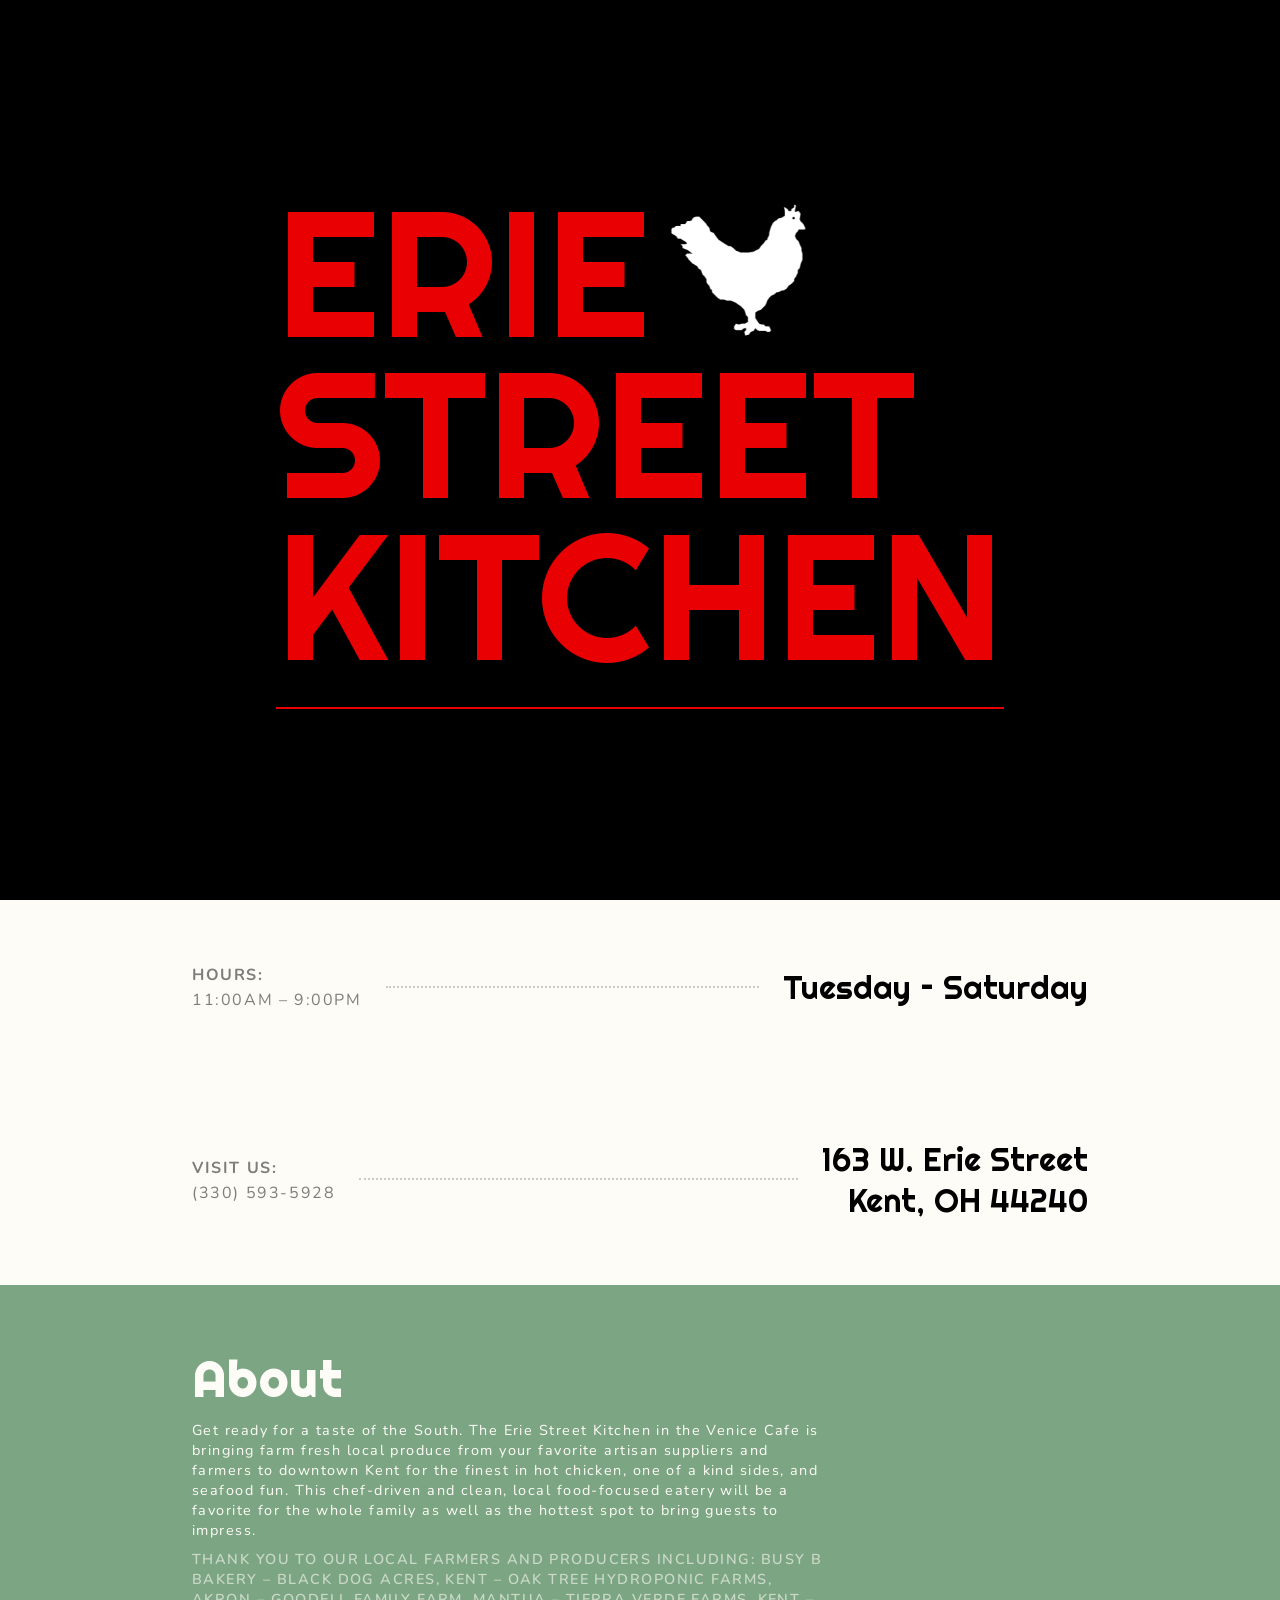
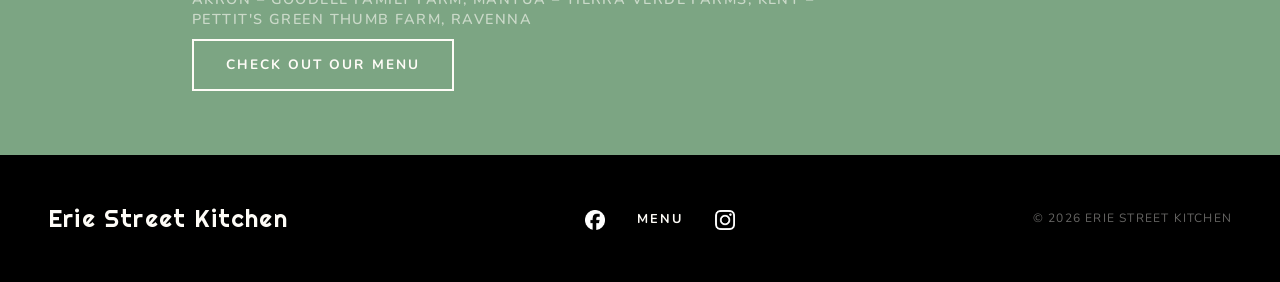
<file: index.html>
<!DOCTYPE html>
<html lang="en">
<head>
    <meta charset="UTF-8">
    <meta name="viewport" content="width=device-width, initial-scale=1.0">
    <title>Erie Street Kitchen</title>
    <link rel="preconnect" href="https://fonts.googleapis.com">
    <link rel="preconnect" href="https://fonts.gstatic.com" crossorigin>
    <link href="https://fonts.googleapis.com/css2?family=Nunito:wght@400;600;700&family=Righteous&display=swap" rel="stylesheet">
    <link rel="stylesheet" href="styles.css">
    <link rel="stylesheet" href="index.css">
    <link rel="icon" href="./pictures/ESK-icon.png" type="image/png">

</head>
<body>
    

    <!-- LOADING SCREEN -->
    <div id="loader">
        <div class="loader-inner">
            <div class="loader-title">
                <span class="loader-word" style="animation-delay: 0.1s">
                    ERIE
                    <img src="./pictures/ESK-icon.png" class="loader-icon" alt="">
                </span>
                <span class="loader-word" style="animation-delay: 0.25s">STREET</span>
                <span class="loader-word" style="animation-delay: 0.4s">KITCHEN</span>
            </div>
            <div class="loader-bar-track">
                <div class="loader-bar"></div>
            </div>
        </div>
    </div>

    <!-- NAV -->
    <nav class="navbar">
        <div class="nav-inner">
            <div class="nav-logo">
                <a href="index.html">
                    <img src="./pictures/ESK-icon.png" alt="Erie Street Kitchen">
                </a>
            </div>
            <ul class="nav-links">
                <li><a href="menu.html">Menu</a></li>
                <li><a href="catering.html">Catering</a></li>
            </ul>
            <button class="hamburger" aria-label="Toggle menu" aria-expanded="false">
                <span></span>
                <span></span>
                <span></span>
            </button>
        </div>
        <div class="mobile-menu">
            <ul>
                <li><a href="menu.html">Menu</a></li>
                <li><a href="catering.html">Catering</a></li>
            </ul>
        </div>
    </nav>

    <!-- SPLASH -->
    <section class="splash">
        <div class="splash-inner">
            <div class="title-block">
                <h1 class="splash-title">
                    <span class="word" data-word="ERIE">ERIE</span>
                    <span class="word" data-word="STREET">STREET</span>
                    <span class="word" data-word="KITCHEN">KITCHEN</span>
                </h1>
                <div class="tagline-row">
                    <div class="rule"></div>
                    <p class="tagline">Mexican-American Street Kitchen</p>
                    <div class="rule"></div>
                </div>
                <div class="cta-row">
                    <a href="specials.html" class="cta-btn">See The Specials</a>

                    <a href="menu.html" class="cta-btn-alt">See The Menu</a>
                </div>
            </div>
        </div>
        <br>
        <br>
        <br>
        <div class="scroll-hint">
            <span>Scroll</span>
            <div class="scroll-line"></div>
        </div>
    </section>

<!-- SECTIONS -->

<section id="hours" class="section alt3">
    <div class="info-row animate-up">
        <div class="info-left">
            <p class="info-label">Hours:</p>
            <p class="info-sub">11:00am – 9:00pm</p>
        </div>
        <div class="info-dots"></div>
        <div class="info-right">Tuesday – Saturday</div>
    </div>
</section>

<section id="visit" class="section alt3">
    <div class="info-row animate-up">
        <div class="info-left">
            <p class="info-label">Visit Us:</p>
            <p class="info-sub">(330) 593-5928</p>
        </div>
        <div class="info-dots"></div>
        <div class="info-right">163 W. Erie Street<br>Kent, OH 44240</div>
    </div>
</section>

<section id="about" class="section alt1">
    <h2 class="animate-up">About</h2>
    <p class="animate-up delay-1">Get ready for a taste of the South. The Erie Street Kitchen in the Venice Cafe is bringing farm fresh local produce from your favorite artisan suppliers and farmers to downtown Kent for the finest in hot chicken, one of a kind sides, and seafood fun. This chef-driven and clean, local food-focused eatery will be a favorite for the whole family as well as the hottest spot to bring guests to impress.</p>
    <p class="meta animate-up-meta">Thank you to our local farmers and producers including: Busy B Bakery – Black Dog Acres, Kent – Oak Tree Hydroponic Farms, Akron – Goodell Family Farm, Mantua – Tierra Verde Farms, Kent – Pettit's Green Thumb Farm, Ravenna</p>
    <a href="menu.html" class="btn-alt">Check Out Our Menu</a>
</section>

<footer class="footer">
    <div class="footer-logo">Erie Street Kitchen</div>
    <ul class="footer-links">
        <li>
            <a href="https://www.facebook.com/eriestreetkitchen" target="_blank">
                <img src="./Facebook Brand Asset Pack/Logo/Secondary Logo/Facebook_Logo_Secondary.png" alt="Facebook" style="height: 20px; width: auto; vertical-align: middle;">
            </a>
        </li>
        <li><a href="menu.html">Menu</a></li>
        <li>
            <a href="https://www.instagram.com/eriestkitchen/" target="_blank">
                <img src="./IG_brand_asset_pack_2023/01 Static Glyph/02 White Glyph/Instagram_Glyph_White.png" alt="Instagram" style="height: 20px; width: auto; vertical-align: middle;">
            </a>
        </li>
    </ul>
    <p class="footer-copy">&copy; 2026 Erie Street Kitchen</p>
</footer>

<script src="script.js"></script>
</body>
</html>
</file>
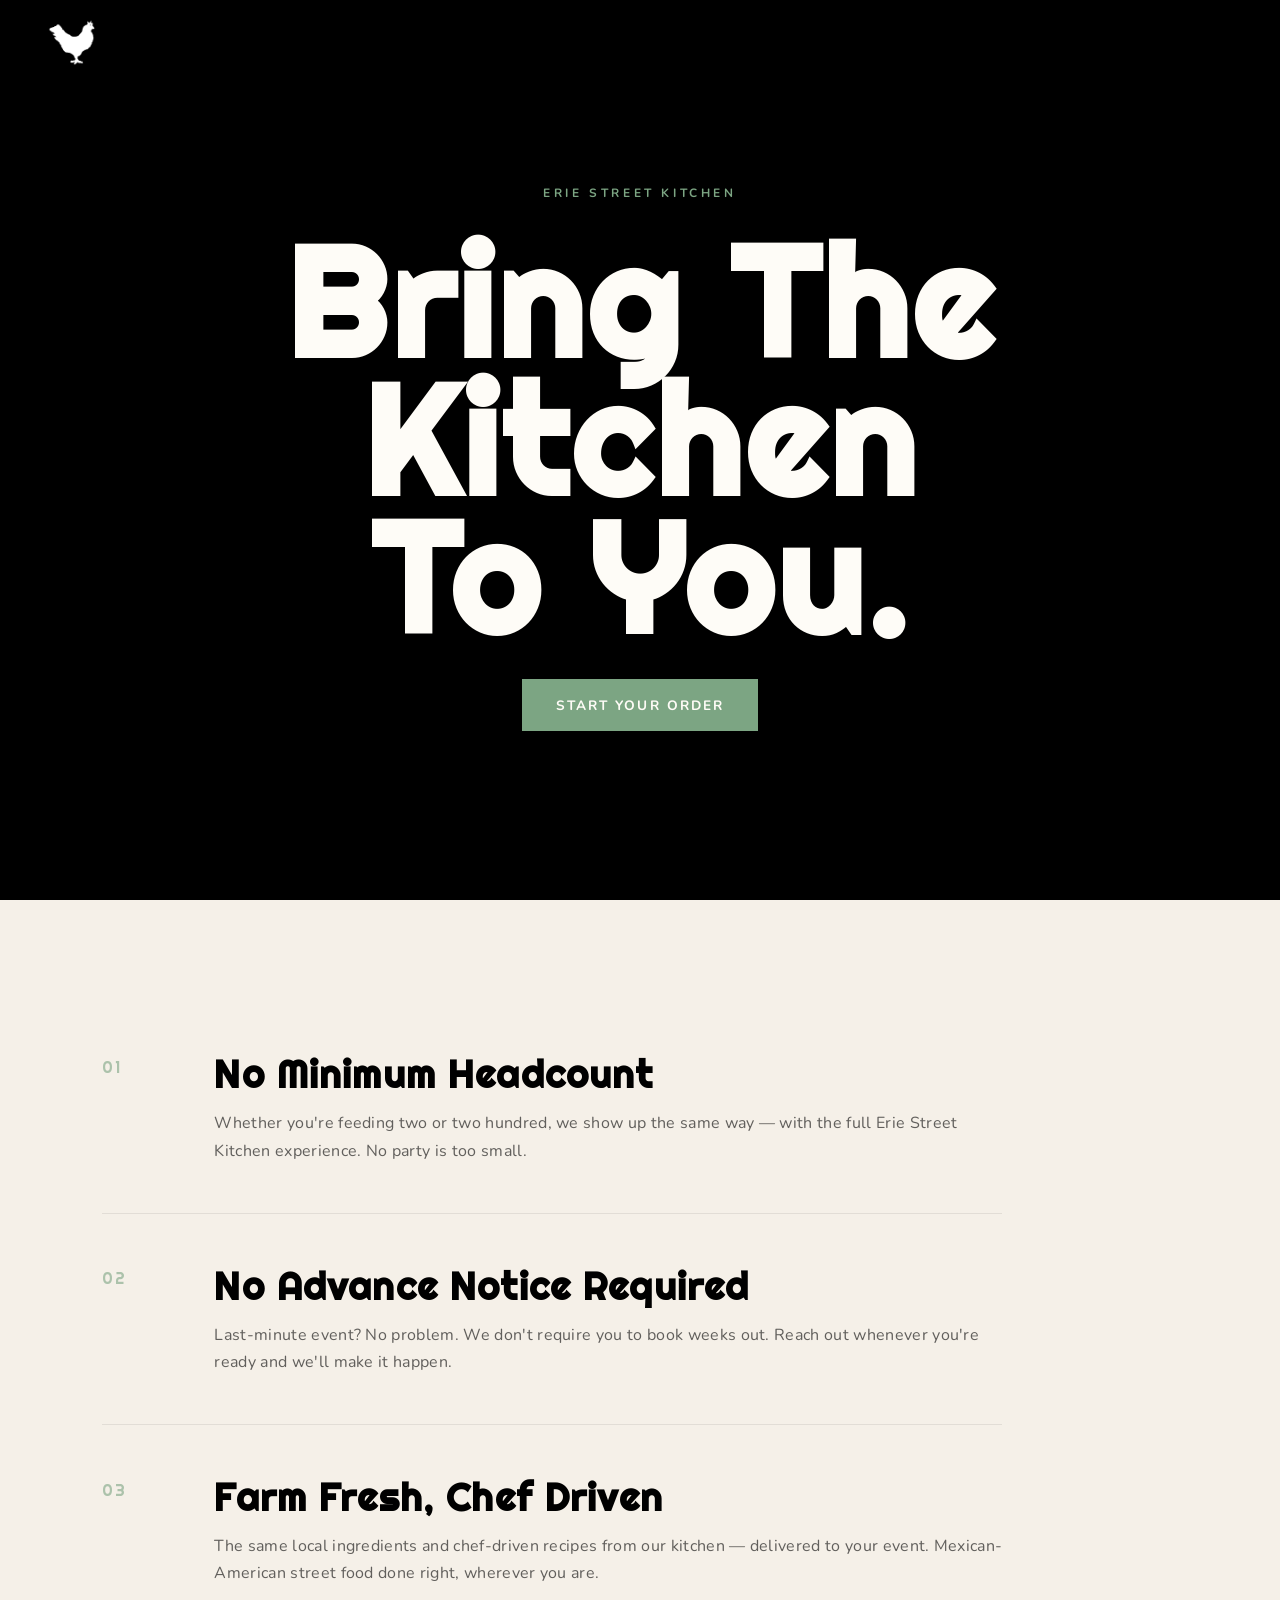
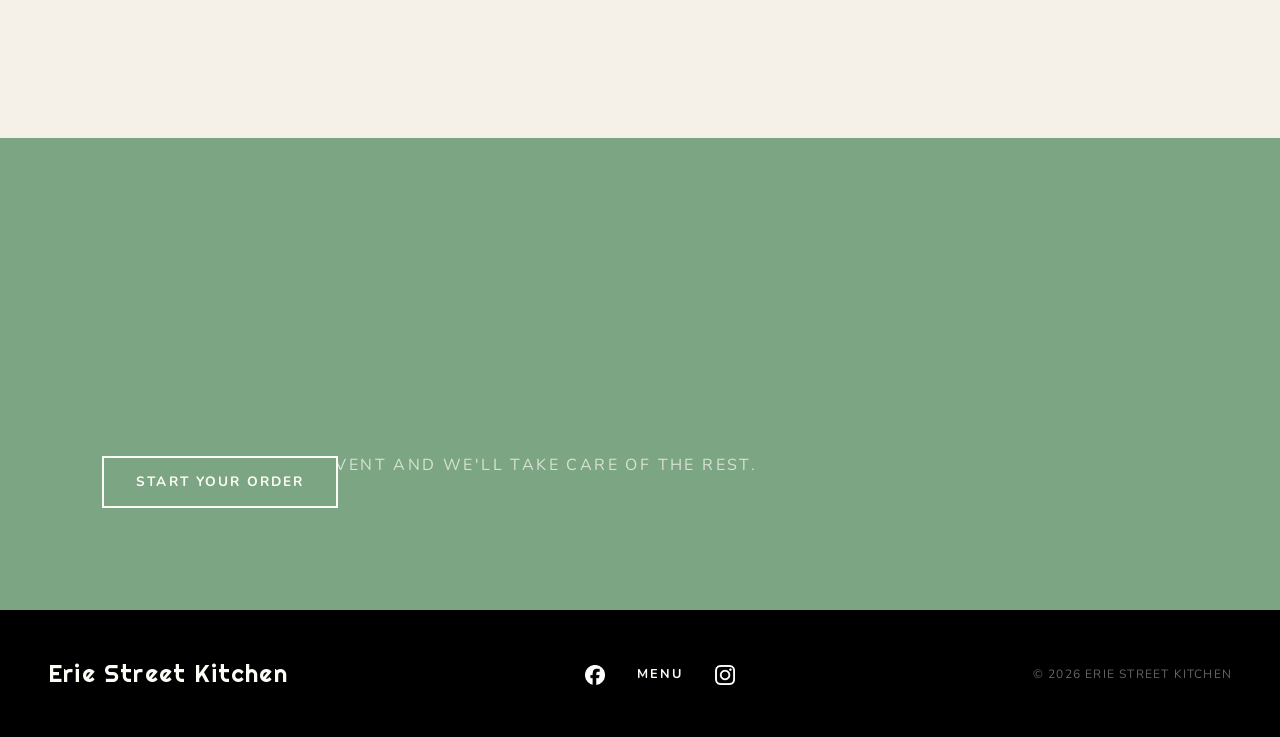
<file: catering.html>
<!DOCTYPE html>
<html lang="en">
<head>
    <meta charset="UTF-8">
    <meta name="viewport" content="width=device-width, initial-scale=1.0">
    <title>Catering — Erie Street Kitchen</title>
    <link rel="preconnect" href="https://fonts.googleapis.com">
    <link rel="preconnect" href="https://fonts.gstatic.com" crossorigin>
    <link href="https://fonts.googleapis.com/css2?family=Nunito:wght@400;600;700&family=Righteous&display=swap" rel="stylesheet">
    <link rel="stylesheet" href="catering.css">
    <link rel="stylesheet" href="styles.css">
    <link rel="icon" href="./pictures/ESK-icon.png" type="image/png">
</head>
<body>

    <!-- LOADER -->
    <div id="loader-altgreen">
        <div class="loader-altgreen-inner">
            <div class="loader-altgreen-title">
                <span class="loader-altgreen-word" style="animation-delay: 0.1s">
                    ERIE
                    <img src="./pictures/ESK-icon.png" class="loader-altgreen-icon" alt="">
                </span>
                <span class="loader-altgreen-word" style="animation-delay: 0.25s">STREET</span>
                <span class="loader-altgreen-word" style="animation-delay: 0.4s">KITCHEN</span>
            </div>
            <div class="loader-altgreen-bar-track">
                <div class="loader-altgreen-bar"></div>
            </div>
        </div>
    </div>

    <!-- NAV -->
    <nav class="navbar">
        <div class="nav-inner">
            <div class="nav-logo">
                <a href="index.html">
                    <img src="./pictures/ESK-icon.png" alt="Erie Street Kitchen">
                </a>
            </div>
    </nav>

    <!-- HERO -->
    <div class="catering-hero">
        <div class="catering-hero-inner">
            <p class="catering-eyebrow">Erie Street Kitchen</p>
            <h1 class="catering-title">Bring The<br>Kitchen<br>To You.</h1>
            <a href="cateringForm.html" class="btn">Start Your Order</a>
        </div>
    </div>

    <!-- SELLING POINTS -->
    <section class="catering-points">
        <div class="catering-points-inner">

            <div class="point animate-up">
                <div class="point-number">01</div>
                <div class="point-content">
                    <h3>No Minimum Headcount</h3>
                    <p>Whether you're feeding two or two hundred, we show up the same way — with the full Erie Street Kitchen experience. No party is too small.</p>
                </div>
            </div>

            <div class="point-divider"></div>

            <div class="point animate-up delay-1">
                <div class="point-number">02</div>
                <div class="point-content">
                    <h3>No Advance Notice Required</h3>
                    <p>Last-minute event? No problem. We don't require you to book weeks out. Reach out whenever you're ready and we'll make it happen.</p>
                </div>
            </div>

            <div class="point-divider"></div>

            <div class="point animate-up delay-2">
                <div class="point-number">03</div>
                <div class="point-content">
                    <h3>Farm Fresh, Chef Driven</h3>
                    <p>The same local ingredients and chef-driven recipes from our kitchen — delivered to your event. Mexican-American street food done right, wherever you are.</p>
                </div>
            </div>

        </div>
    </section>

    <!-- CTA Button -->
    <div class="catering-band">
        <div class="catering-band-inner">
            <h2 class="animate-up">Ready to get started?</h2>
            <p class="animate-up delay-1">Tell us about your event and we'll take care of the rest.</p>
            <a href="cateringForm.html" class="btn-alt">Start Your Order</a>
        </div>
    </div>

<!-- FOOTER -->
<footer class="footer">
    <div class="footer-logo">Erie Street Kitchen</div>
    <ul class="footer-links">
        <li>
            <a href="https://www.facebook.com/eriestreetkitchen" target="_blank">
                <img src="./Facebook Brand Asset Pack/Logo/Secondary Logo/Facebook_Logo_Secondary.png" alt="Facebook" style="height: 20px; width: auto; vertical-align: middle;">
            </a>
        </li>
        <li><a href="menu.html">Menu</a></li>
        <li>
            <a href="https://www.instagram.com/eriestkitchen/" target="_blank">
                <img src="./IG_brand_asset_pack_2023/01 Static Glyph/02 White Glyph/Instagram_Glyph_White.png" alt="Instagram" style="height: 20px; width: auto; vertical-align: middle;">
            </a>
        </li>
    </ul>
    <p class="footer-copy">&copy; 2026 Erie Street Kitchen</p>
</footer>

    <script>
        // Navbar scroll
        window.addEventListener('scroll', () => {
            document.querySelector('.navbar').classList.toggle('scrolled', window.scrollY > 50);
        });

        // Scroll animations
        const observer = new IntersectionObserver((entries) => {
            entries.forEach(entry => {
                if (entry.isIntersecting) entry.target.classList.add('visible');
            });
        }, { threshold: 0.15 });

        document.querySelectorAll('.animate-up').forEach(el => observer.observe(el));

        // Loader
        const loader = document.getElementById('loader-altgreen');
        const bar = document.querySelector('.loader-altgreen-bar');

        let progress = 0;
        const interval = setInterval(() => {
            progress += Math.random() * 15;
            if (progress > 90) progress = 90;
            bar.style.width = progress + '%';
        }, 100);

        const minDisplay = new Promise(res => setTimeout(res, 1400));
        const pageLoad   = new Promise(res => window.addEventListener('load', res));

        Promise.all([minDisplay, pageLoad]).then(() => {
            clearInterval(interval);
            bar.style.width = '100%';
            setTimeout(() => {
                loader.classList.add('hidden');
                loader.addEventListener('transitionend', () => loader.remove(), { once: true });
            }, 400);
        });
    </script>
</body>
</html>
</file>
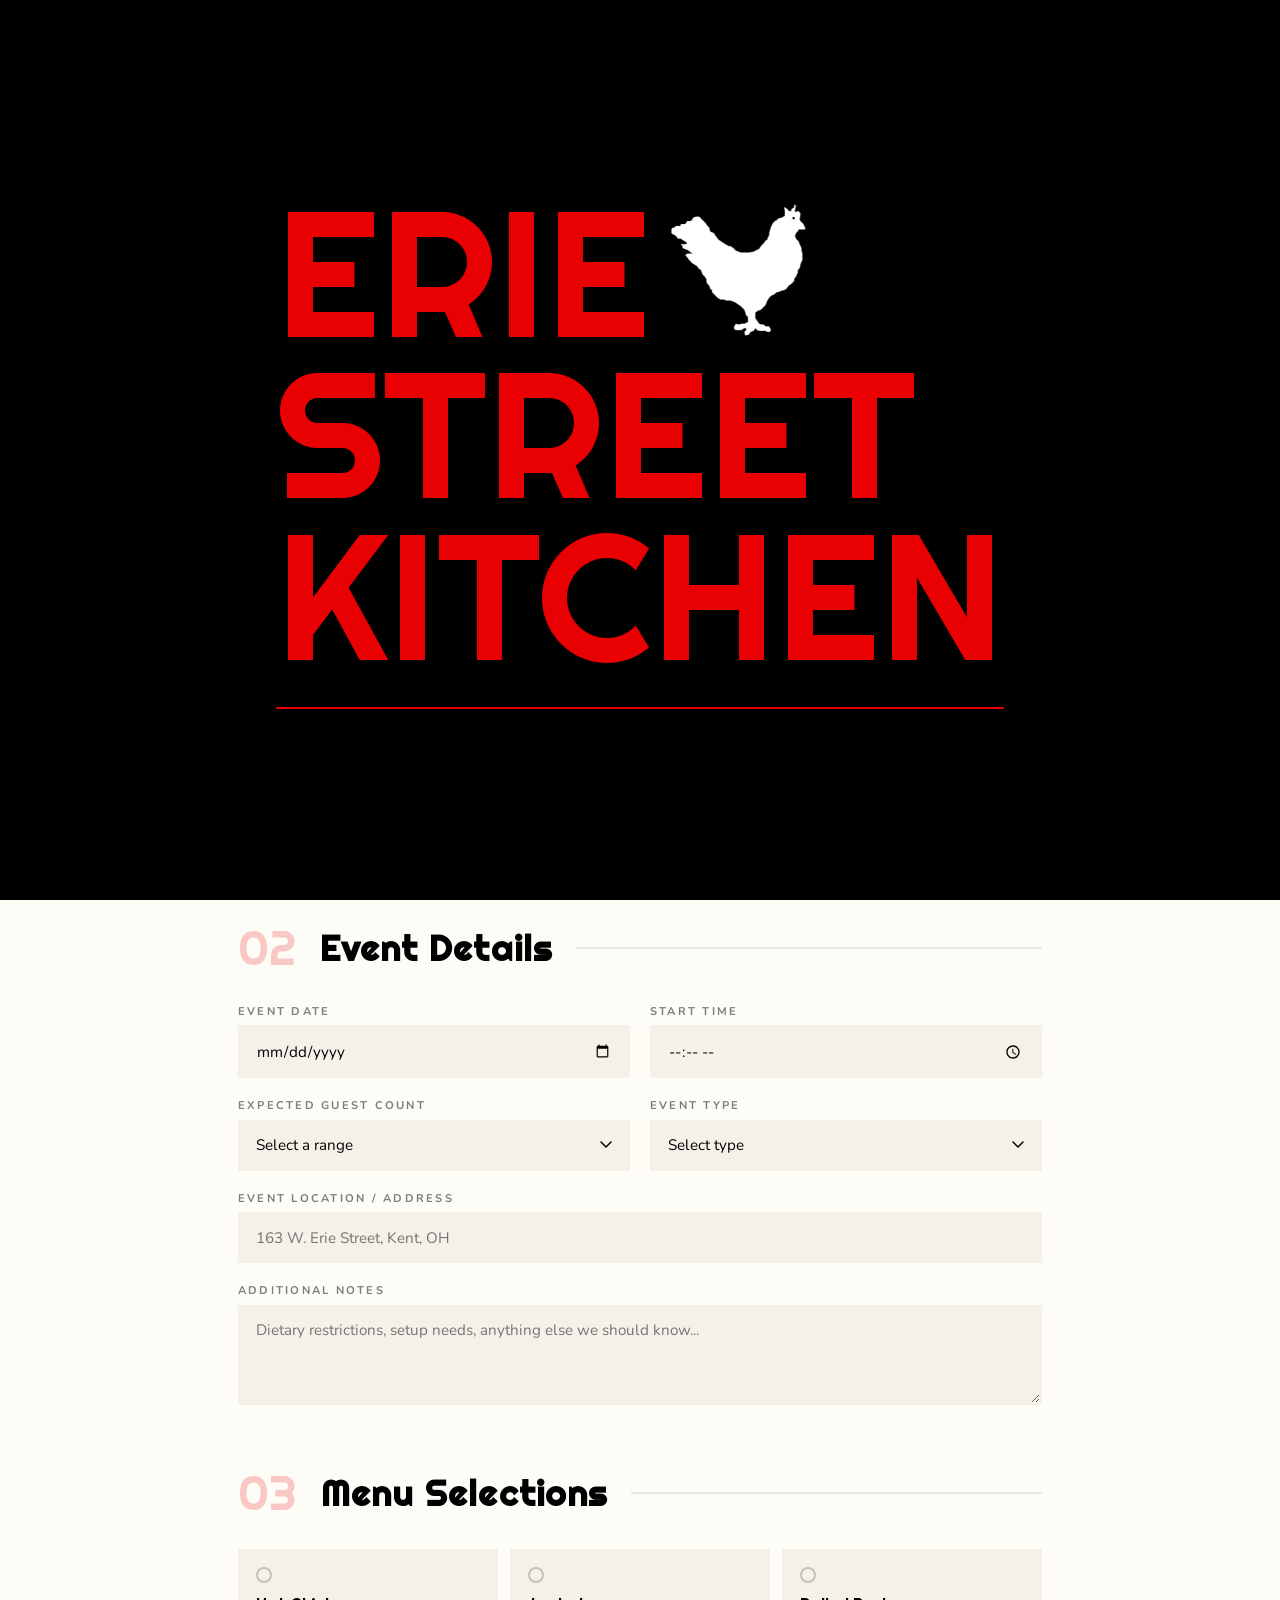
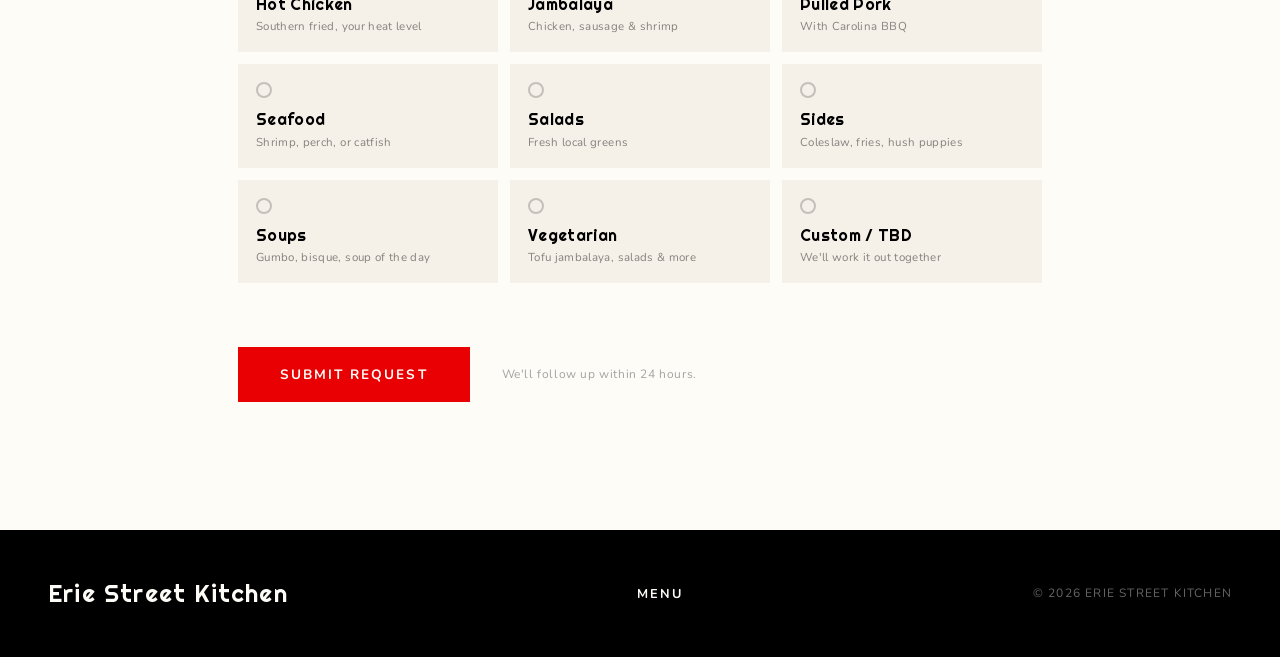
<file: cateringForm.html>
<!DOCTYPE html>
<html lang="en">
<head>
    <meta charset="UTF-8">
    <meta name="viewport" content="width=device-width, initial-scale=1.0">
    <title>Catering — Erie Street Kitchen</title>
    <link rel="preconnect" href="https://fonts.googleapis.com">
    <link rel="preconnect" href="https://fonts.gstatic.com" crossorigin>
    <link href="https://fonts.googleapis.com/css2?family=Nunito:wght@400;600;700&family=Righteous&display=swap" rel="stylesheet">
    <link rel="stylesheet" href="styles.css">
    <link rel="icon" href="./pictures/ESK-icon.png" type="image/png">
    <style>
        :root {
            --red:    #E80003;
            --black:  #000000;
            --white:  #FEFCF7;
            --cream:  #F5F0E8;
            --green:  #7CA583;
            --yellow: #B67116;
            --font-display: 'Righteous', cursive;
            --font-body:    'Nunito', sans-serif;
        }

        body {
            background: var(--white);
            color: var(--black);
            font-family: var(--font-body);
            overflow-x: hidden;
        }

        /* ── HERO ── */
        .catering-hero {
            background: var(--black);
            padding: 10rem 3rem 5rem;
            position: relative;
            overflow: hidden;
        }

        .catering-hero::before {
            content: '';
            position: absolute;
            inset: 0;
            background: repeating-linear-gradient(
                -45deg,
                transparent,
                transparent 40px,
                rgba(232,0,3,0.04) 40px,
                rgba(232,0,3,0.04) 41px
            );
            pointer-events: none;
        }

        .catering-hero-inner {
            max-width: 900px;
            margin: 0 auto;
            position: relative;
            z-index: 1;
        }

        .catering-eyebrow {
            font-family: var(--font-body);
            font-size: 0.75rem;
            font-weight: 700;
            letter-spacing: 0.3em;
            text-transform: uppercase;
            color: var(--red);
            margin-bottom: 1rem;
            opacity: 0;
            animation: fadeUp 0.6s ease 0.2s forwards;
        }

        .catering-title {
            font-family: var(--font-display);
            font-size: clamp(3rem, 8vw, 7rem);
            color: var(--white);
            line-height: 0.95;
            margin-bottom: 1.5rem;
            opacity: 0;
            animation: fadeUp 0.6s ease 0.4s forwards;
        }

        .catering-subtitle {
            font-family: var(--font-body);
            font-size: 1rem;
            color: var(--white);
            opacity: 0;
            letter-spacing: 0.05em;
            max-width: 500px;
            animation: fadeUp 0.6s ease 0.6s forwards;
        }

        .catering-subtitle span {
            opacity: 0.45;
        }

        @keyframes fadeUp {
            from { opacity: 0; transform: translateY(20px); }
            to   { opacity: 1; transform: translateY(0); }
        }

        /* ── FORM WRAPPER ── */
        .catering-body {
            max-width: 900px;
            margin: 0 auto;
            padding: 5rem 3rem 8rem;
        }

        /* ── FORM SECTIONS ── */
        .form-block {
            margin-bottom: 4rem;
            opacity: 0;
            transform: translateY(24px);
            transition: opacity 0.6s ease, transform 0.6s ease;
        }

        .form-block.visible {
            opacity: 1;
            transform: translateY(0);
        }

        .form-block-header {
            display: flex;
            align-items: center;
            gap: 1.5rem;
            margin-bottom: 2rem;
        }

        .form-block-number {
            font-family: var(--font-display);
            font-size: 3rem;
            color: var(--red);
            opacity: 0.2;
            line-height: 1;
            flex-shrink: 0;
        }

        .form-block-title {
            font-family: var(--font-display);
            font-size: clamp(1.5rem, 3vw, 2.2rem);
            color: var(--black);
            letter-spacing: 0.03em;
        }

        .form-block-rule {
            flex: 1;
            height: 2px;
            background: var(--black);
            opacity: 0.08;
        }

        /* ── FIELDS ── */
        .field-grid {
            display: grid;
            grid-template-columns: 1fr 1fr;
            gap: 1.25rem;
        }

        .field-grid.single {
            grid-template-columns: 1fr;
        }

        .field {
            display: flex;
            flex-direction: column;
            gap: 0.4rem;
        }

        .field.full {
            grid-column: 1 / -1;
        }

        .field label {
            font-family: var(--font-body);
            font-size: 0.7rem;
            font-weight: 700;
            letter-spacing: 0.2em;
            text-transform: uppercase;
            color: var(--black);
            opacity: 0.5;
        }

        .field input,
        .field select,
        .field textarea {
            font-family: var(--font-body);
            font-size: 0.95rem;
            color: var(--black);
            background: var(--cream);
            border: 2px solid transparent;
            padding: 0.85rem 1rem;
            outline: none;
            transition: border-color 0.2s, background 0.2s;
            width: 100%;
            appearance: none;
            -webkit-appearance: none;
        }

        .field input:focus,
        .field select:focus,
        .field textarea:focus {
            border-color: var(--red);
            background: var(--white);
        }

        .field textarea {
            resize: vertical;
            min-height: 100px;
        }

        .field select {
            background-image: url("data:image/svg+xml,%3Csvg xmlns='http://www.w3.org/2000/svg' width='12' height='8' viewBox='0 0 12 8'%3E%3Cpath d='M1 1l5 5 5-5' stroke='%23000' stroke-width='1.5' fill='none' stroke-linecap='round'/%3E%3C/svg%3E");
            background-repeat: no-repeat;
            background-position: right 1rem center;
            padding-right: 2.5rem;
            cursor: pointer;
        }

        /* ── MENU CHECKBOXES ── */
        .menu-grid {
            display: grid;
            grid-template-columns: repeat(3, 1fr);
            gap: 0.75rem;
        }

        .menu-item {
            position: relative;
        }

        .menu-item input[type="checkbox"] {
            position: absolute;
            opacity: 0;
            width: 0;
            height: 0;
        }

        .menu-item label {
            display: flex;
            flex-direction: column;
            gap: 0.2rem;
            padding: 1rem;
            background: var(--cream);
            border: 2px solid transparent;
            cursor: pointer;
            transition: border-color 0.2s, background 0.2s;
            opacity: 1;
        }

        .menu-item input[type="checkbox"]:checked + label {
            border-color: var(--red);
            background: var(--white);
        }

        .menu-item-name {
            font-family: var(--font-display);
            font-size: 1rem;
            color: var(--black);
            letter-spacing: 0.02em;
        }

        .menu-item-desc {
            font-family: var(--font-body);
            font-size: 0.72rem;
            color: var(--black);
            opacity: 0.45;
            letter-spacing: 0.03em;
        }

        .menu-item-check {
            width: 16px;
            height: 16px;
            border: 2px solid rgba(0,0,0,0.2);
            border-radius: 50%;
            margin-bottom: 0.5rem;
            transition: background 0.2s, border-color 0.2s;
            flex-shrink: 0;
        }

        .menu-item input[type="checkbox"]:checked + label .menu-item-check {
            background: var(--red);
            border-color: var(--red);
        }

        /* ── SUBMIT ── */
        .submit-row {
            display: flex;
            align-items: center;
            gap: 2rem;
            margin-top: 3rem;
        }

        .submit-btn {
            font-family: var(--font-body);
            font-weight: 700;
            font-size: 0.85rem;
            letter-spacing: 0.15em;
            text-transform: uppercase;
            color: var(--white);
            background: var(--red);
            border: 2px solid var(--red);
            padding: 1rem 2.5rem;
            cursor: pointer;
            transition: background 0.25s, color 0.25s;
        }

        .submit-btn:hover {
            background: transparent;
            color: var(--red);
        }

        .submit-note {
            font-family: var(--font-body);
            font-size: 0.75rem;
            letter-spacing: 0.05em;
            color: var(--black);
            opacity: 0.35;
        }

        /* ── CONFIRMATION ── */
        .confirmation {
            display: none;
            text-align: center;
            padding: 5rem 3rem;
        }

        .confirmation.show {
            display: block;
        }

        .confirmation-icon {
            font-size: 3rem;
            margin-bottom: 1.5rem;
        }

        .confirmation h2 {
            font-family: var(--font-display);
            font-size: clamp(2rem, 5vw, 3.5rem);
            color: var(--black);
            margin-bottom: 1rem;
        }

        .confirmation p {
            font-family: var(--font-body);
            font-size: 1rem;
            color: var(--black);
            opacity: 0.55;
            max-width: 400px;
            margin: 0 auto 2rem;
            line-height: 1.7;
        }

        .confirmation a {
            font-family: var(--font-body);
            font-weight: 700;
            font-size: 0.8rem;
            letter-spacing: 0.15em;
            text-transform: uppercase;
            color: var(--red);
            text-decoration: none;
            border-bottom: 2px solid var(--red);
            padding-bottom: 2px;
        }

        /* ── FOOTER ── */
        .footer {
            background: var(--black);
            color: var(--white);
            padding: 3rem;
            display: flex;
            justify-content: space-between;
            align-items: center;
            flex-wrap: wrap;
            gap: 1.5rem;
        }

        .footer-logo {
            font-family: var(--font-display);
            font-size: 1.5rem;
            color: var(--white);
            letter-spacing: 0.05em;
        }

        .footer-links { list-style: none; display: flex; gap: 2rem; }
        .footer-links a {
            font-family: var(--font-body);
            font-weight: 700;
            font-size: 0.8rem;
            letter-spacing: 0.15em;
            text-transform: uppercase;
            text-decoration: none;
            color: var(--white);
            transition: color 0.2s;
        }
        .footer-links a:hover { color: var(--red); }

        .footer-copy {
            font-family: var(--font-body);
            font-size: 0.75rem;
            letter-spacing: 0.1em;
            opacity: 0.4;
            text-transform: uppercase;
        }

        /* ── RESPONSIVE ── */
        @media (max-width: 768px) {
            .catering-hero { padding: 8rem 1.5rem 4rem; }
            .catering-body { padding: 3rem 1.5rem 5rem; }
            .field-grid { grid-template-columns: 1fr; }
            .menu-grid { grid-template-columns: 1fr 1fr; }
            .submit-row { flex-direction: column; align-items: flex-start; }
        }

        @media (max-width: 480px) {
            .menu-grid { grid-template-columns: 1fr; }
        }
    </style>
</head>
<body>

    <!-- LOADER -->
    <div id="loader">
        <div class="loader-inner">
            <div class="loader-title">
                <span class="loader-word" style="animation-delay: 0.1s">
                    ERIE
                    <img src="./pictures/ESK-icon.png" class="loader-icon" alt="">
                </span>
                <span class="loader-word" style="animation-delay: 0.25s">STREET</span>
                <span class="loader-word" style="animation-delay: 0.4s">KITCHEN</span>
            </div>
            <div class="loader-bar-track">
                <div class="loader-bar"></div>
            </div>
        </div>
    </div>

    <!-- NAV -->
    <nav class="navbar">
        <div class="nav-inner">
            <div class="nav-logo">
                <a href="index.html">
                    <img src="./pictures/ESK-icon.png" alt="Erie Street Kitchen">
                </a>
            </div>
            <ul class="nav-links">
                <li><a href="menu.html">Menu</a></li>
                <li><a href="catering.html">Catering</a></li>
            </ul>
            <button class="hamburger" aria-label="Toggle menu" aria-expanded="false">
                <span></span>
                <span></span>
                <span></span>
            </button>
        </div>
        <div class="mobile-menu">
            <ul>
                <li><a href="menu.html">Menu</a></li>
                <li><a href="catering.html">Catering</a></li>
            </ul>
        </div>
    </nav>

    <!-- HERO -->
    <div class="catering-hero">
        <div class="catering-hero-inner">
            <p class="catering-eyebrow">Erie Street Kitchen</p>
            <h1 class="catering-title">Catering<br>Request.</h1>
            <p class="catering-subtitle"><span>Tell us about your event and we'll be in touch to confirm the details.</span></p>
        </div>
    </div>

    <!-- FORM -->
    <div class="catering-body">
        <form id="catering-form">

            <!-- CONFIRMATION (hidden until submit) -->
            <div class="confirmation" id="confirmation">
                <div class="confirmation-icon">🍗</div>
                <h2>We Got It.</h2>
                <p>Thanks for reaching out! We'll review your request and get back to you within 24 hours to confirm details.</p>
                <a href="index.html">← Back to Home</a>
            </div>

            <div id="form-contents">

                <!-- BLOCK 1: CONTACT -->
                <div class="form-block">
                    <div class="form-block-header">
                        <span class="form-block-number">01</span>
                        <h2 class="form-block-title">Contact Info</h2>
                        <div class="form-block-rule"></div>
                    </div>
                    <div class="field-grid">
                        <div class="field">
                            <label for="first-name">First Name</label>
                            <input type="text" id="first-name" name="first-name" placeholder="Jane" required>
                        </div>
                        <div class="field">
                            <label for="last-name">Last Name</label>
                            <input type="text" id="last-name" name="last-name" placeholder="Smith" required>
                        </div>
                        <div class="field">
                            <label for="email">Email</label>
                            <input type="email" id="email" name="email" placeholder="jane@email.com" required>
                        </div>
                        <div class="field">
                            <label for="phone">Phone</label>
                            <input type="tel" id="phone" name="phone" placeholder="(330) 000-0000" required>
                        </div>
                    </div>
                </div>

                <!-- BLOCK 2: EVENT DETAILS -->
                <div class="form-block">
                    <div class="form-block-header">
                        <span class="form-block-number">02</span>
                        <h2 class="form-block-title">Event Details</h2>
                        <div class="form-block-rule"></div>
                    </div>
                    <div class="field-grid">
                        <div class="field">
                            <label for="event-date">Event Date</label>
                            <input type="date" id="event-date" name="event-date" required>
                        </div>
                        <div class="field">
                            <label for="event-time">Start Time</label>
                            <input type="time" id="event-time" name="event-time" required>
                        </div>
                        <div class="field">
                            <label for="guest-count">Expected Guest Count</label>
                            <select id="guest-count" name="guest-count" required>
                                <option value="" disabled selected>Select a range</option>
                                <option>Under 25</option>
                                <option>25 – 50</option>
                                <option>50 – 100</option>
                                <option>100 – 200</option>
                                <option>200+</option>
                            </select>
                        </div>
                        <div class="field">
                            <label for="event-type">Event Type</label>
                            <select id="event-type" name="event-type">
                                <option value="" disabled selected>Select type</option>
                                <option>Corporate</option>
                                <option>Wedding</option>
                                <option>Birthday / Party</option>
                                <option>Festival / Outdoor</option>
                                <option>Other</option>
                            </select>
                        </div>
                        <div class="field full">
                            <label for="location">Event Location / Address</label>
                            <input type="text" id="location" name="location" placeholder="163 W. Erie Street, Kent, OH" required>
                        </div>
                        <div class="field full">
                            <label for="notes">Additional Notes</label>
                            <textarea id="notes" name="notes" placeholder="Dietary restrictions, setup needs, anything else we should know..."></textarea>
                        </div>
                    </div>
                </div>

                <!-- BLOCK 3: MENU SELECTIONS -->
                <div class="form-block">
                    <div class="form-block-header">
                        <span class="form-block-number">03</span>
                        <h2 class="form-block-title">Menu Selections</h2>
                        <div class="form-block-rule"></div>
                    </div>
                    <div class="menu-grid">
                        <div class="menu-item">
                            <input type="checkbox" id="m-chicken" name="menu[]" value="Hot Chicken">
                            <label for="m-chicken">
                                <div class="menu-item-check"></div>
                                <div class="menu-item-name">Hot Chicken</div>
                                <div class="menu-item-desc">Southern fried, your heat level</div>
                            </label>
                        </div>
                        <div class="menu-item">
                            <input type="checkbox" id="m-jambalaya" name="menu[]" value="Jambalaya">
                            <label for="m-jambalaya">
                                <div class="menu-item-check"></div>
                                <div class="menu-item-name">Jambalaya</div>
                                <div class="menu-item-desc">Chicken, sausage & shrimp</div>
                            </label>
                        </div>
                        <div class="menu-item">
                            <input type="checkbox" id="m-pulled-pork" name="menu[]" value="Pulled Pork">
                            <label for="m-pulled-pork">
                                <div class="menu-item-check"></div>
                                <div class="menu-item-name">Pulled Pork</div>
                                <div class="menu-item-desc">With Carolina BBQ</div>
                            </label>
                        </div>
                        <div class="menu-item">
                            <input type="checkbox" id="m-seafood" name="menu[]" value="Seafood">
                            <label for="m-seafood">
                                <div class="menu-item-check"></div>
                                <div class="menu-item-name">Seafood</div>
                                <div class="menu-item-desc">Shrimp, perch, or catfish</div>
                            </label>
                        </div>
                        <div class="menu-item">
                            <input type="checkbox" id="m-salads" name="menu[]" value="Salads">
                            <label for="m-salads">
                                <div class="menu-item-check"></div>
                                <div class="menu-item-name">Salads</div>
                                <div class="menu-item-desc">Fresh local greens</div>
                            </label>
                        </div>
                        <div class="menu-item">
                            <input type="checkbox" id="m-sides" name="menu[]" value="Sides">
                            <label for="m-sides">
                                <div class="menu-item-check"></div>
                                <div class="menu-item-name">Sides</div>
                                <div class="menu-item-desc">Coleslaw, fries, hush puppies</div>
                            </label>
                        </div>
                        <div class="menu-item">
                            <input type="checkbox" id="m-soups" name="menu[]" value="Soups">
                            <label for="m-soups">
                                <div class="menu-item-check"></div>
                                <div class="menu-item-name">Soups</div>
                                <div class="menu-item-desc">Gumbo, bisque, soup of the day</div>
                            </label>
                        </div>
                        <div class="menu-item">
                            <input type="checkbox" id="m-veg" name="menu[]" value="Vegetarian Options">
                            <label for="m-veg">
                                <div class="menu-item-check"></div>
                                <div class="menu-item-name">Vegetarian</div>
                                <div class="menu-item-desc">Tofu jambalaya, salads & more</div>
                            </label>
                        </div>
                        <div class="menu-item">
                            <input type="checkbox" id="m-custom" name="menu[]" value="Custom / TBD">
                            <label for="m-custom">
                                <div class="menu-item-check"></div>
                                <div class="menu-item-name">Custom / TBD</div>
                                <div class="menu-item-desc">We'll work it out together</div>
                            </label>
                        </div>
                    </div>
                </div>

                <!-- SUBMIT -->
                <div class="submit-row">
                    <button type="submit" class="submit-btn">Submit Request</button>
                    <p class="submit-note">We'll follow up within 24 hours.</p>
                </div>

            </div><!-- end #form-contents -->
        </form>
    </div>

    <footer class="footer">
        <div class="footer-logo">Erie Street Kitchen</div>
        <ul class="footer-links">
            <li><a href="menu.html">Menu</a></li>
        </ul>
        <p class="footer-copy">&copy; 2026 Erie Street Kitchen</p>
    </footer>

    <script>
        // ── Navbar scroll ──
        window.addEventListener('scroll', () => {
            document.querySelector('.navbar').classList.toggle('scrolled', window.scrollY > 50);
        });

        // ── Hamburger ──
        const hamburger = document.querySelector('.hamburger');
        const mobileMenu = document.querySelector('.mobile-menu');
        const navbar = document.querySelector('.navbar');
        if (hamburger && mobileMenu) {
            hamburger.addEventListener('click', () => {
                const isOpen = mobileMenu.classList.contains('open');
                if (!isOpen) {
                    mobileMenu.classList.add('open');
                    hamburger.classList.add('open');
                    hamburger.setAttribute('aria-expanded', 'true');
                    navbar.classList.add('scrolled', 'menu-open');
                } else {
                    mobileMenu.classList.remove('open');
                    hamburger.classList.remove('open');
                    hamburger.setAttribute('aria-expanded', 'false');
                    navbar.classList.remove('menu-open');
                    if (window.scrollY <= 50) navbar.classList.remove('scrolled');
                }
            });
        }

        // ── Loader ──
        const loader = document.getElementById('loader');
        const bar = document.querySelector('.loader-bar');
        let progress = 0;
        const interval = setInterval(() => {
            progress += Math.random() * 15;
            if (progress > 90) progress = 90;
            bar.style.width = progress + '%';
        }, 100);
        const minDisplay = new Promise(res => setTimeout(res, 1400));
        const pageLoad = new Promise(res => window.addEventListener('load', res));
        Promise.all([minDisplay, pageLoad]).then(() => {
            clearInterval(interval);
            bar.style.width = '100%';
            setTimeout(() => {
                loader.classList.add('hidden');
                loader.addEventListener('transitionend', () => loader.remove(), { once: true });
            }, 400);
        });

        // ── Scroll-in animations ──
        const observer = new IntersectionObserver((entries) => {
            entries.forEach(entry => {
                if (entry.isIntersecting) entry.target.classList.add('visible');
            });
        }, { threshold: 0.1 });
        document.querySelectorAll('.form-block').forEach(el => observer.observe(el));

        // ── Form submit → POST to backend → confirmation ──
        document.getElementById('catering-form').addEventListener('submit', async (e) => {
            e.preventDefault();

            const form = e.target;
            const submitBtn = form.querySelector('.submit-btn');
            submitBtn.disabled = true;
            submitBtn.textContent = 'Sending…';

            const menuItems = Array.from(
                form.querySelectorAll('input[name="menu[]"]:checked')
            ).map(cb => cb.value);

            const payload = {
                firstName:  form['first-name'].value.trim(),
                lastName:   form['last-name'].value.trim(),
                email:      form['email'].value.trim(),
                phone:      form['phone'].value.trim(),
                eventDate:  form['event-date'].value,
                eventTime:  form['event-time'].value,
                guestCount: form['guest-count'].value,
                eventType:  form['event-type'].value,
                location:   form['location'].value.trim(),
                notes:      form['notes'].value.trim(),
                menuItems,
            };

            try {
                const res = await fetch('/api/catering', {
                    method: 'POST',
                    headers: { 'Content-Type': 'application/json' },
                    body: JSON.stringify(payload),
                });

                if (!res.ok) {
                    const err = await res.json().catch(() => ({}));
                    throw new Error(err.error || 'Server error');
                }

                sessionStorage.setItem('cateringOrder', JSON.stringify(payload));
                window.location.href = 'payment.html';
            } catch (err) {
                console.error('Catering submission failed:', err);
                submitBtn.disabled = false;
                submitBtn.textContent = 'Submit Request';
                alert('Something went wrong. Please try again or call us directly.');
            }
        });
    </script>
</body>
</html>
</file>
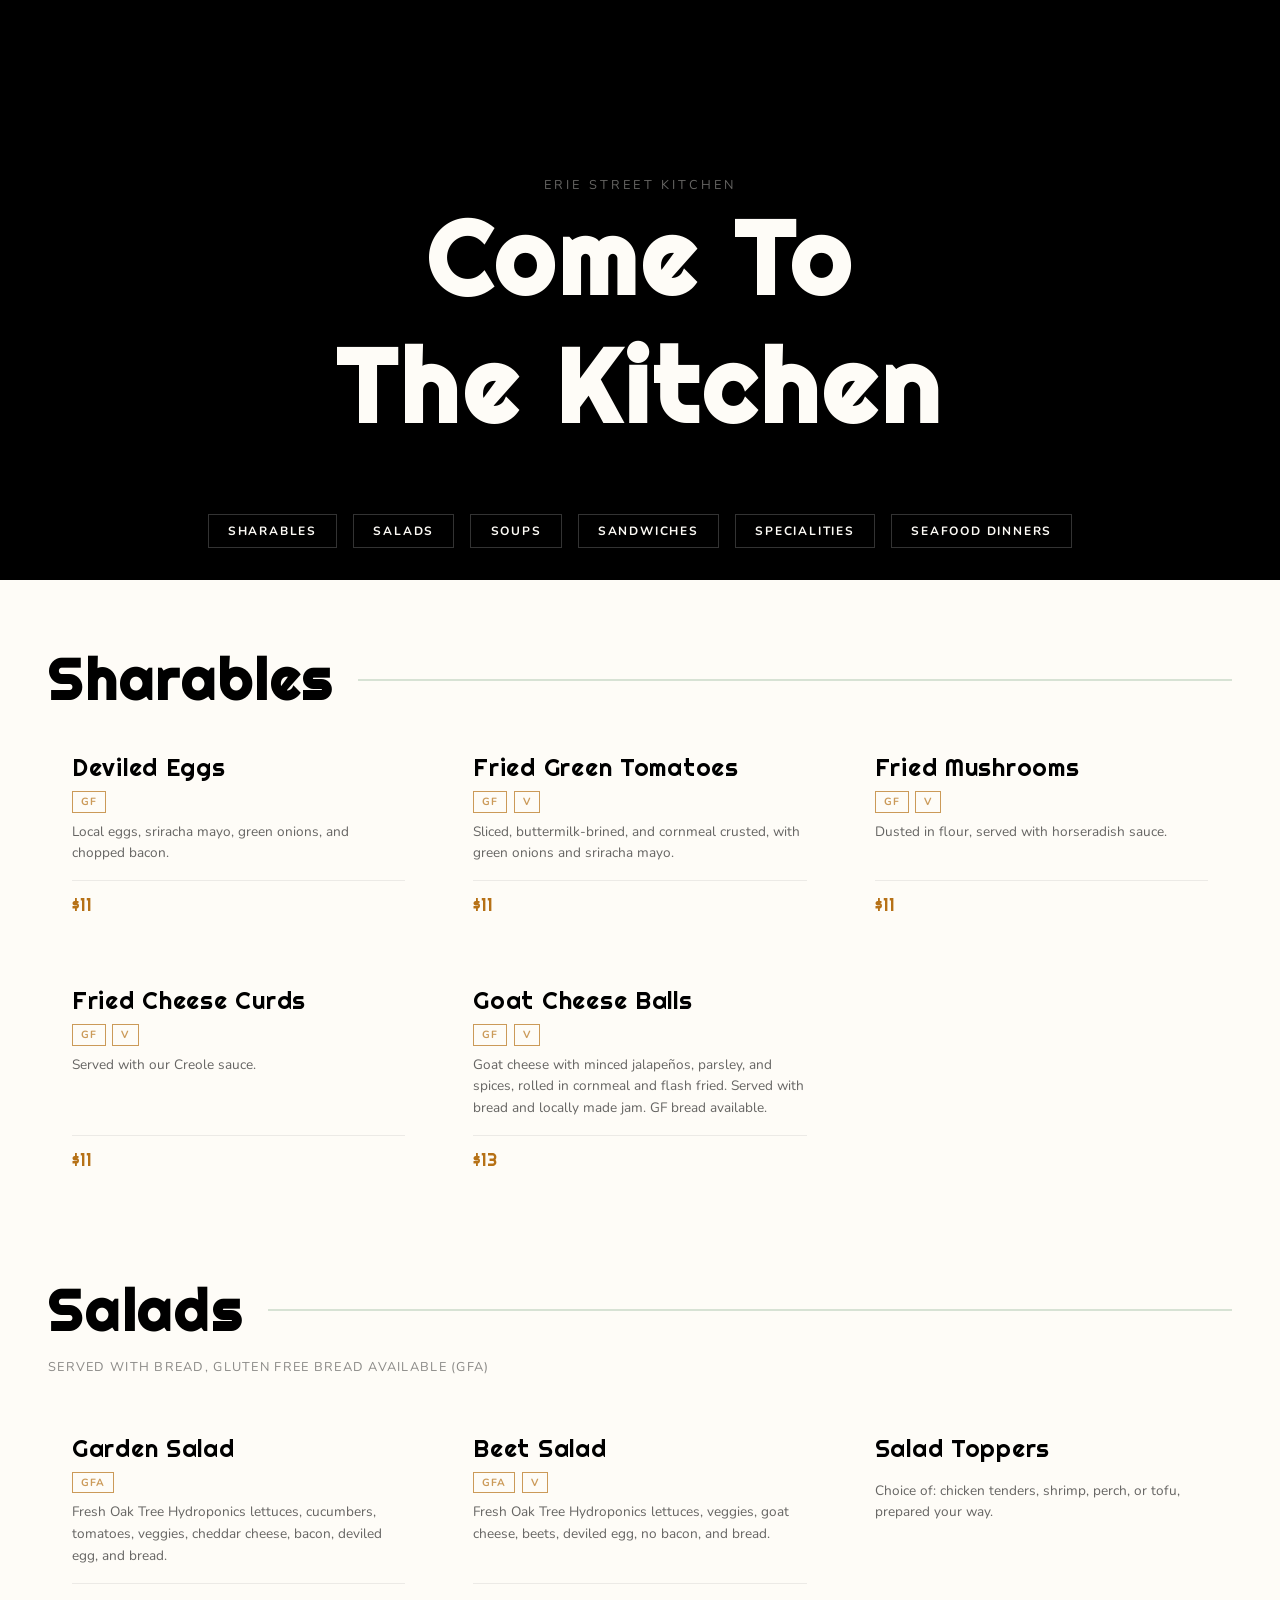
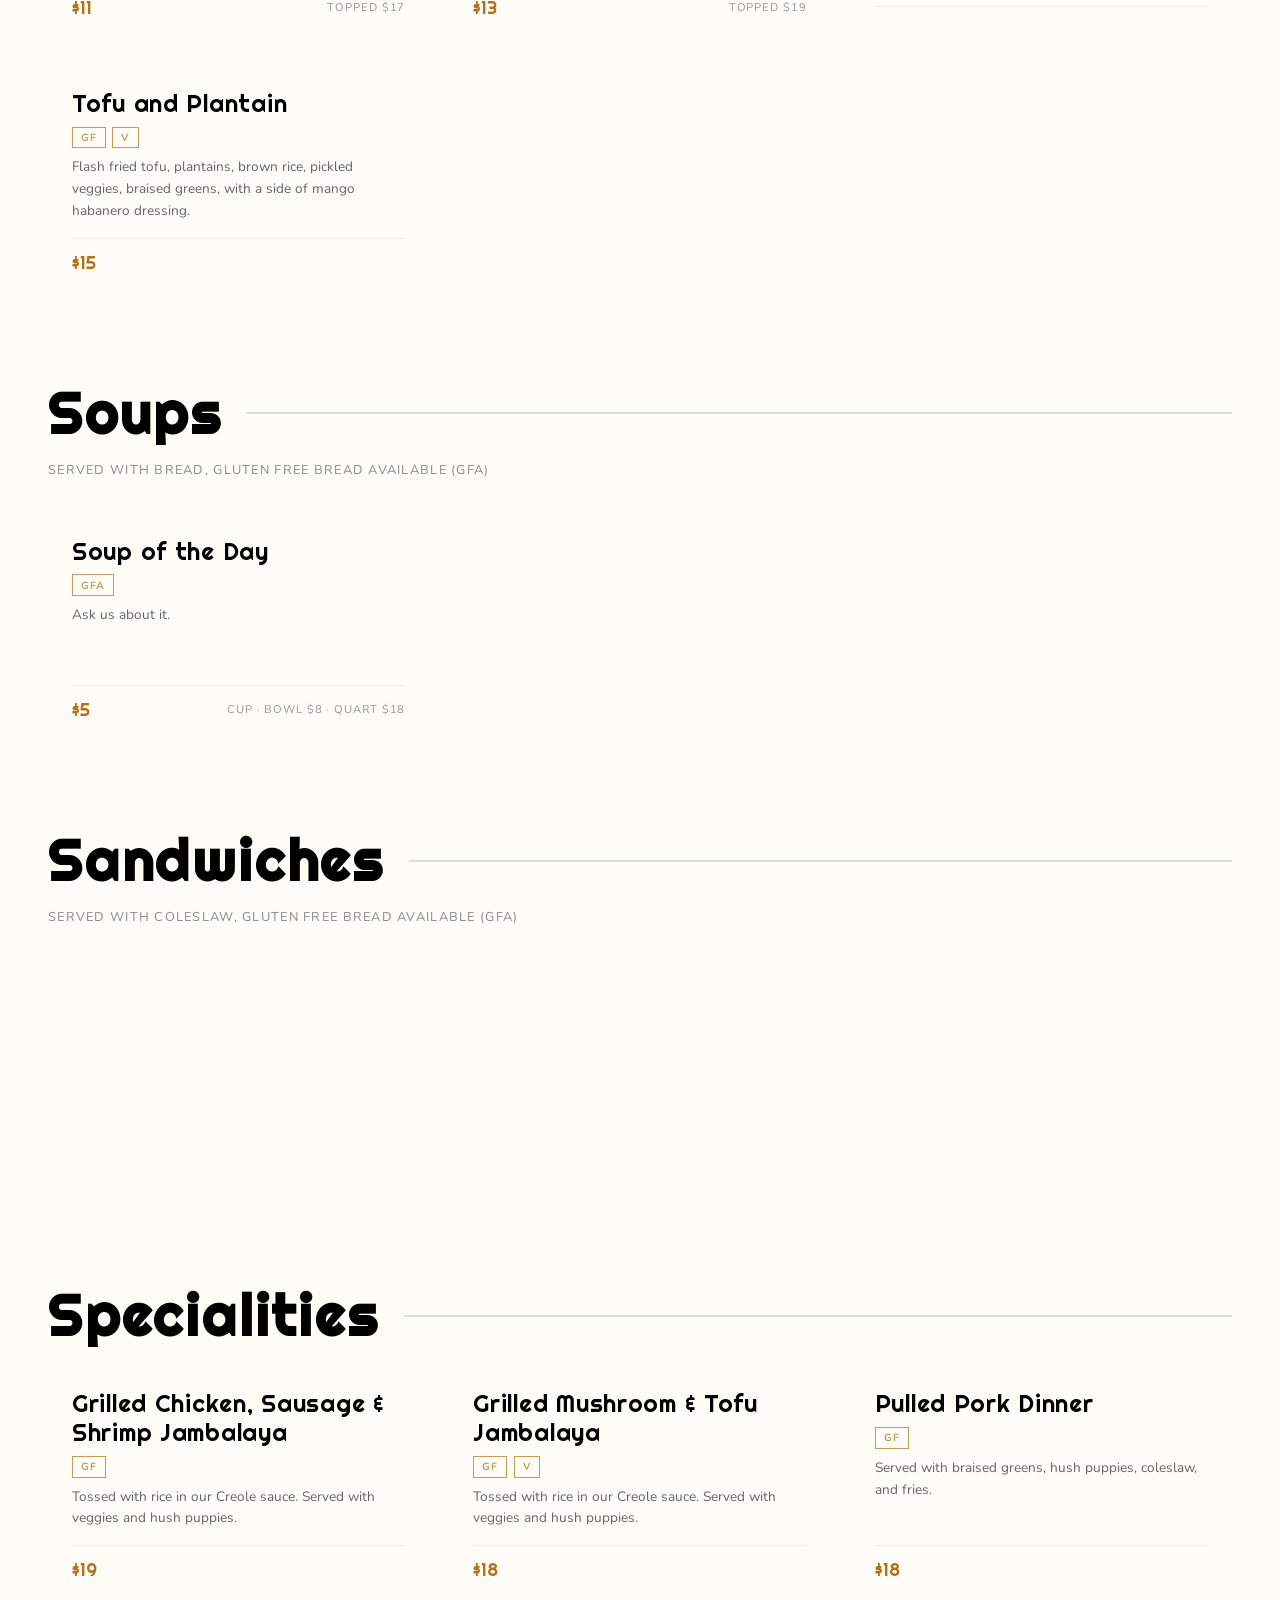
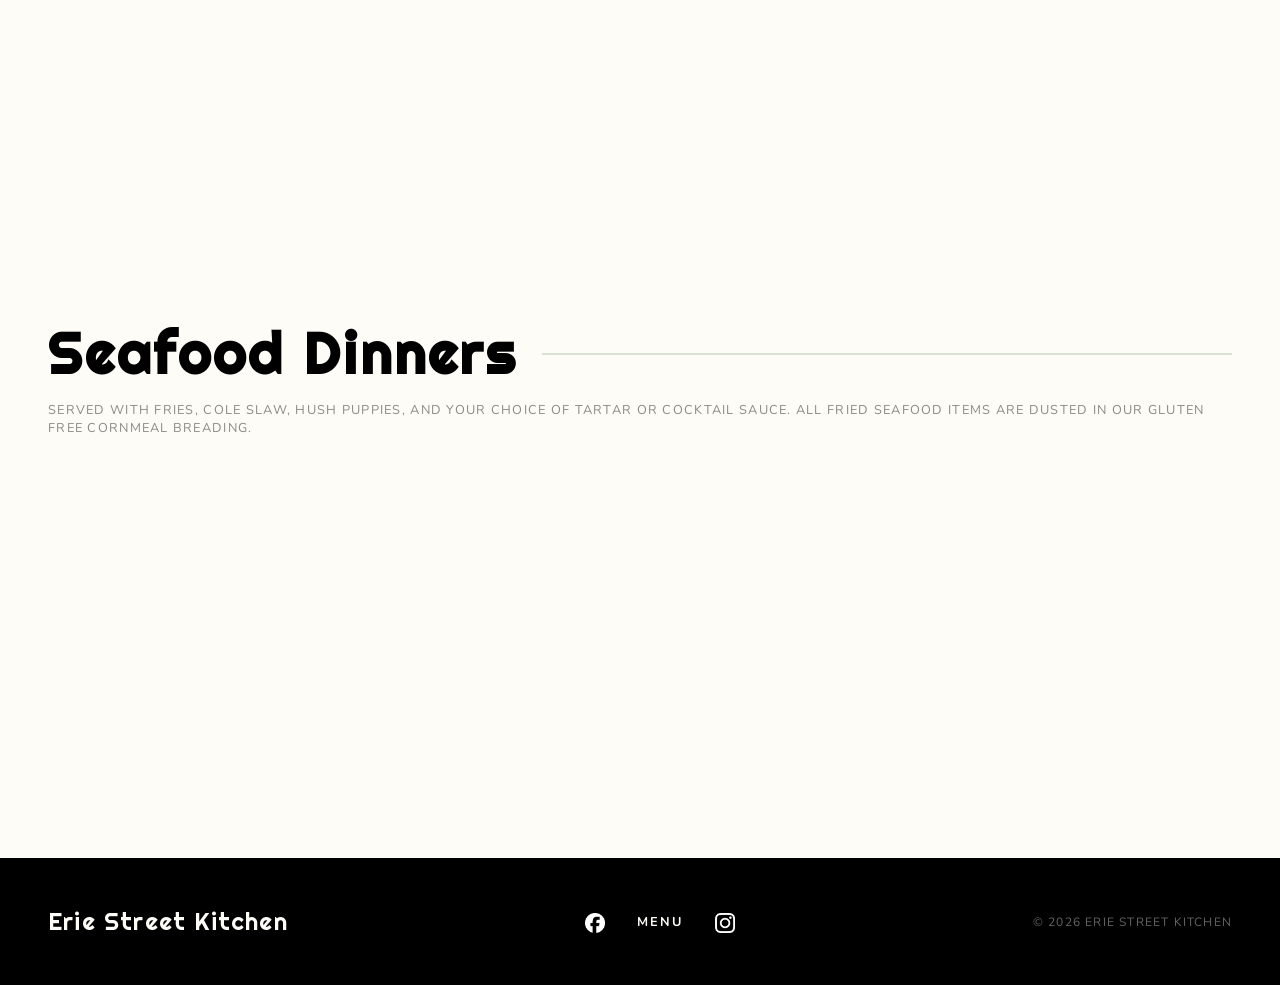
<file: menu.html>
<!DOCTYPE html>
<html lang="en">
<head>
    <meta charset="UTF-8">
    <meta name="viewport" content="width=device-width, initial-scale=1.0">
    <title>Menu — Erie Street Kitchen</title>
    <link rel="preconnect" href="https://fonts.googleapis.com">
    <link rel="preconnect" href="https://fonts.gstatic.com" crossorigin>
    <link href="https://fonts.googleapis.com/css2?family=Nunito:wght@400;600;700&family=Righteous&display=swap" rel="stylesheet">
    <!-- menu.html head — needs both -->
    <link rel="stylesheet" href="styles.css">
    <link rel="stylesheet" href="menu.css">
    <link rel="icon" href="./pictures/ESK-icon.png" type="image/png">

</head>
<body>

    <!-- LOADER -->
    <div id="loader-altgreen">
        <div class="loader-altgreen-inner">
            <div class="loader-altgreen-title">
                <span class="loader-altgreen-word" style="animation-delay: 0.1s">
                    ERIE
                    <img src="./pictures/ESK-icon.png" class="loader-altgreen-icon" alt="">
                </span>
                <span class="loader-altgreen-word" style="animation-delay: 0.25s">STREET</span>
                <span class="loader-altgreen-word" style="animation-delay: 0.4s">KITCHEN</span>
            </div>
            <div class="loader-altgreen-bar-track">
                <div class="loader-altgreen-bar"></div>
            </div>
        </div>
    </div>


    <!-- NAV -->
    <nav class="navbar-alt">
        <div class="nav-alt-inner">
            <div class="nav-logo">
                <a href="index.html">
                    <img src="./pictures/ESK-icon.png" alt="Erie Street Kitchen">
                </a>
            </div>
        </div>
    </nav>

    <!-- HERO -->
    <div class="menu-hero">
        <div class="menu-hero-inner">
            <p class="menu-eyebrow">Erie Street Kitchen</p>
            <h1 class="menu-title"> Come To<br>The Kitchen</h1>
            </div>
        </div>
    </div>

    <!-- CATEGORY NAV -->
    <div class="category-nav">
        <a class="cat-btn" href="#sharables">Sharables</a>
        <a class="cat-btn" href="#salads">Salads</a>
        <a class="cat-btn" href="#soups">Soups</a>
        <a class="cat-btn" href="#sandwiches">Sandwiches</a>
        <a class="cat-btn" href="#specialities">Specialities</a>
        <a class="cat-btn" href="#seafood">Seafood Dinners</a>
    </div>


    <div class="menu-body">

        <!-- SHARABLES -->
        <div class="menu-section" id="sharables">
            <div class="menu-section-header">
                <h2>Sharables</h2>
                <div class="section-rule"></div>
            </div>
            <div class="card-grid">
                <div class="card">
                    <div class="card-name">Deviled Eggs</div>
                    <div class="card-tags"><span class="tag">gf</span></div>
                    <div class="card-desc">Local eggs, sriracha mayo, green onions, and chopped bacon.</div>
                    <div class="card-footer"><span class="card-price">$11</span></div>
                </div>
                <div class="card">
                    <div class="card-name">Fried Green Tomatoes</div>
                    <div class="card-tags"><span class="tag">gf</span><span class="tag">v</span></div>
                    <div class="card-desc">Sliced, buttermilk-brined, and cornmeal crusted, with green onions and sriracha mayo.</div>
                    <div class="card-footer"><span class="card-price">$11</span></div>
                </div>
                <div class="card">
                    <div class="card-name">Fried Mushrooms</div>
                    <div class="card-tags"><span class="tag">gf</span><span class="tag">v</span></div>
                    <div class="card-desc">Dusted in flour, served with horseradish sauce.</div>
                    <div class="card-footer"><span class="card-price">$11</span></div>
                </div>
                <div class="card">
                    <div class="card-name">Fried Cheese Curds</div>
                    <div class="card-tags"><span class="tag">gf</span><span class="tag">v</span></div>
                    <div class="card-desc">Served with our Creole sauce.</div>
                    <div class="card-footer"><span class="card-price">$11</span></div>
                </div>
                <div class="card">
                    <div class="card-name">Goat Cheese Balls</div>
                    <div class="card-tags"><span class="tag">gf</span><span class="tag">v</span></div>
                    <div class="card-desc">Goat cheese with minced jalapeños, parsley, and spices, rolled in cornmeal and flash fried. Served with bread and locally made jam. GF bread available.</div>
                    <div class="card-footer"><span class="card-price">$13</span></div>
                </div>
            </div>
        </div>

        <!-- SALADS -->
        <div class="menu-section" id="salads">
            <div class="menu-section-header">
                <h2>Salads</h2>
                <div class="section-rule"></div>
            </div>
            <p class="section-note">Served with bread, gluten free bread available (gfa)</p>
            <div class="card-grid">
                <div class="card">
                    <div class="card-name">Garden Salad</div>
                    <div class="card-tags"><span class="tag">gfa</span></div>
                    <div class="card-desc">Fresh Oak Tree Hydroponics lettuces, cucumbers, tomatoes, veggies, cheddar cheese, bacon, deviled egg, and bread.</div>
                    <div class="card-footer">
                        <span class="card-price">$11</span>
                        <span class="card-price-note">topped $17</span>
                    </div>
                </div>
                <div class="card">
                    <div class="card-name">Beet Salad</div>
                    <div class="card-tags"><span class="tag">gfa</span><span class="tag">v</span></div>
                    <div class="card-desc">Fresh Oak Tree Hydroponics lettuces, veggies, goat cheese, beets, deviled egg, no bacon, and bread.</div>
                    <div class="card-footer">
                        <span class="card-price">$13</span>
                        <span class="card-price-note">topped $19</span>
                    </div>
                </div>
                <div class="card">
                    <div class="card-name">Salad Toppers</div>
                    <div class="card-tags"></div>
                    <div class="card-desc">Choice of: chicken tenders, shrimp, perch, or tofu, prepared your way.</div>
                    <div class="card-footer"></div>
                </div>
                <div class="card">
                    <div class="card-name">Tofu and Plantain</div>
                    <div class="card-tags"><span class="tag">gf</span><span class="tag">v</span></div>
                    <div class="card-desc">Flash fried tofu, plantains, brown rice, pickled veggies, braised greens, with a side of mango habanero dressing.</div>
                    <div class="card-footer"><span class="card-price">$15</span></div>
                </div>
            </div>
        </div>

        <!-- SOUPS -->
        <div class="menu-section" id="soups">
            <div class="menu-section-header">
                <h2>Soups</h2>
                <div class="section-rule"></div>
            </div>
            <p class="section-note">Served with bread, gluten free bread available (gfa)</p>
            <div class="card-grid">
                <div class="card">
                    <div class="card-name">Soup of the Day</div>
                    <div class="card-tags"><span class="tag">gfa</span></div>
                    <div class="card-desc">Ask us about it.</div>
                    <div class="card-footer">
                        <span class="card-price">$5</span>
                        <span class="card-price-note">Cup · Bowl $8 · Quart $18</span>
                    </div>
                </div>
                <div class="card">
                    <div class="card-name">Chicken & Sausage Gumbo</div>
                    <div class="card-tags"><span class="tag">gf</span></div>
                    <div class="card-desc">Smoked kielbasa and andouille sausage, chicken, onions, celery, sweet peppers, and tomatoes cooked in roux. Topped with rice.</div>
                    <div class="card-footer">
                        <span class="card-price">$6</span>
                        <span class="card-price-note">Cup · Bowl $9 · Quart $18</span>
                    </div>
                </div>
                <div class="card">
                    <div class="card-name">Lobster Bisque</div>
                    <div class="card-tags"></div>
                    <div class="card-desc">Creamy bisque with a touch of sherry, served with bread for dipping.</div>
                    <div class="card-footer">
                        <span class="card-price">$8</span>
                        <span class="card-price-note">Cup · Bowl $12 · Quart $28</span>
                    </div>
                </div>
            </div>
        </div>

        <!-- SANDWICHES -->
        <div class="menu-section" id="sandwiches">
            <div class="menu-section-header">
                <h2>Sandwiches</h2>
                <div class="section-rule"></div>
            </div>
            <p class="section-note">Served with coleslaw, gluten free bread available (gfa)</p>
            <div class="card-grid">
                <div class="card">
                    <div class="card-name">Lobster Roll</div>
                    <div class="card-tags"><span class="tag">gfa</span></div>
                    <div class="card-desc">Butter-poached lobster piled on a grilled bun, served with melted butter for dipping.</div>
                    <div class="card-footer"><span class="card-price">$29</span></div>
                </div>
                <div class="card">
                    <div class="card-name">Pulled Pork Sandwich</div>
                    <div class="card-tags"><span class="tag">gfa</span></div>
                    <div class="card-desc">Served with fries and a side of Carolina BBQ.</div>
                    <div class="card-footer"><span class="card-price">$15</span></div>
                </div>
                <div class="card">
                    <div class="card-name">Classic Chicken Tender Sandwich</div>
                    <div class="card-tags"><span class="tag">gfa</span></div>
                    <div class="card-desc">Southern fried chicken topped with pickles, served with fries.</div>
                    <div class="card-footer"><span class="card-price">$13</span></div>
                </div>
            </div>
        </div>

        <!-- SPECIALITIES -->
        <div class="menu-section" id="specialities">
            <div class="menu-section-header">
                <h2>Specialities</h2>
                <div class="section-rule"></div>
            </div>
            <div class="card-grid">
                <div class="card">
                    <div class="card-name">Grilled Chicken, Sausage & Shrimp Jambalaya</div>
                    <div class="card-tags"><span class="tag">gf</span></div>
                    <div class="card-desc">Tossed with rice in our Creole sauce. Served with veggies and hush puppies.</div>
                    <div class="card-footer"><span class="card-price">$19</span></div>
                </div>
                <div class="card">
                    <div class="card-name">Grilled Mushroom & Tofu Jambalaya</div>
                    <div class="card-tags"><span class="tag">gf</span><span class="tag">v</span></div>
                    <div class="card-desc">Tossed with rice in our Creole sauce. Served with veggies and hush puppies.</div>
                    <div class="card-footer"><span class="card-price">$18</span></div>
                </div>
                <div class="card">
                    <div class="card-name">Pulled Pork Dinner</div>
                    <div class="card-tags"><span class="tag">gf</span></div>
                    <div class="card-desc">Served with braised greens, hush puppies, coleslaw, and fries.</div>
                    <div class="card-footer"><span class="card-price">$18</span></div>
                </div>
                <div class="card">
                    <div class="card-name">Lobster Mac</div>
                    <div class="card-tags"><span class="tag">gfa</span></div>
                    <div class="card-desc">Butter-poached lobster piled on our pimento mac and cheese, served with a side vegetable.</div>
                    <div class="card-footer"><span class="card-price">$30</span></div>
                </div>
            </div>
        </div>

        <!-- SEAFOOD DINNERS -->
        <div class="menu-section" id="seafood">
            <div class="menu-section-header">
                <h2>Seafood Dinners</h2>
                <div class="section-rule"></div>
            </div>
            <p class="section-note">Served with fries, cole slaw, hush puppies, and your choice of tartar or cocktail sauce. All fried seafood items are dusted in our gluten free cornmeal breading.</p>
            <div class="card-grid">
                <div class="card">
                    <div class="card-name">Shrimp</div>
                    <div class="card-tags"><span class="tag">gf</span></div>
                    <div class="card-desc">Choice of cornmeal dusted and fried, grilled, or blackened.</div>
                    <div class="card-footer"><span class="card-price">$20</span></div>
                </div>
                <div class="card">
                    <div class="card-name">Lake Perch</div>
                    <div class="card-tags"><span class="tag">gf</span></div>
                    <div class="card-desc">Choice of cornmeal dusted and fried, grilled, or blackened.</div>
                    <div class="card-footer"><span class="card-price">$22</span></div>
                </div>
                <div class="card">
                    <div class="card-name">Catfish</div>
                    <div class="card-tags"><span class="tag">gf</span></div>
                    <div class="card-desc">Choice of cornmeal dusted and fried, grilled, or blackened.</div>
                    <div class="card-footer"><span class="card-price">$19</span></div>
                </div>
            </div>
        </div>

    </div>

<footer class="footer">
    <div class="footer-logo">Erie Street Kitchen</div>
    <ul class="footer-links">
        <li>
            <a href="https://www.facebook.com/eriestreetkitchen" target="_blank">
                <img src="./Facebook Brand Asset Pack/Logo/Secondary Logo/Facebook_Logo_Secondary.png" alt="Facebook" style="height: 20px; width: auto; vertical-align: middle;">
            </a>
        </li>
        <li><a href="menu.html">Menu</a></li>
        <li>
            <a href="https://www.instagram.com/eriestkitchen/" target="_blank">
                <img src="./IG_brand_asset_pack_2023/01 Static Glyph/02 White Glyph/Instagram_Glyph_White.png" alt="Instagram" style="height: 20px; width: auto; vertical-align: middle;">
            </a>
        </li>
    </ul>
    <p class="footer-copy">&copy; 2026 Erie Street Kitchen</p>
</footer>

    <script>
        // Navbar scroll
        window.addEventListener('scroll', () => {
            document.querySelector('.navbar-alt').classList.toggle('scrolled', window.scrollY > 50);
        });

        // Card animations
        const observer = new IntersectionObserver((entries) => {
            entries.forEach((entry, i) => {
                if (entry.isIntersecting) {
                    setTimeout(() => entry.target.classList.add('visible'), i * 80);
                }
            });
        }, { threshold: 0 });

        document.querySelectorAll('.card').forEach(el => observer.observe(el));

        // Loader
        const loader = document.getElementById('loader-altgreen');
        const bar = document.querySelector('.loader-altgreen-bar');

        let progress = 0;
        const interval = setInterval(() => {
            progress += Math.random() * 15;
            if (progress > 90) progress = 90;
            bar.style.width = progress + '%';
        }, 100);

        const minDisplay = new Promise(res => setTimeout(res, 1400));
        const pageLoad   = new Promise(res => window.addEventListener('load', res));

        Promise.all([minDisplay, pageLoad]).then(() => {
            clearInterval(interval);
            bar.style.width = '100%';
            setTimeout(() => {
                loader.classList.add('hidden');
                loader.addEventListener('transitionend', () => loader.remove(), { once: true });
            }, 400);
        });
    </script>
</body>
</html>
</file>
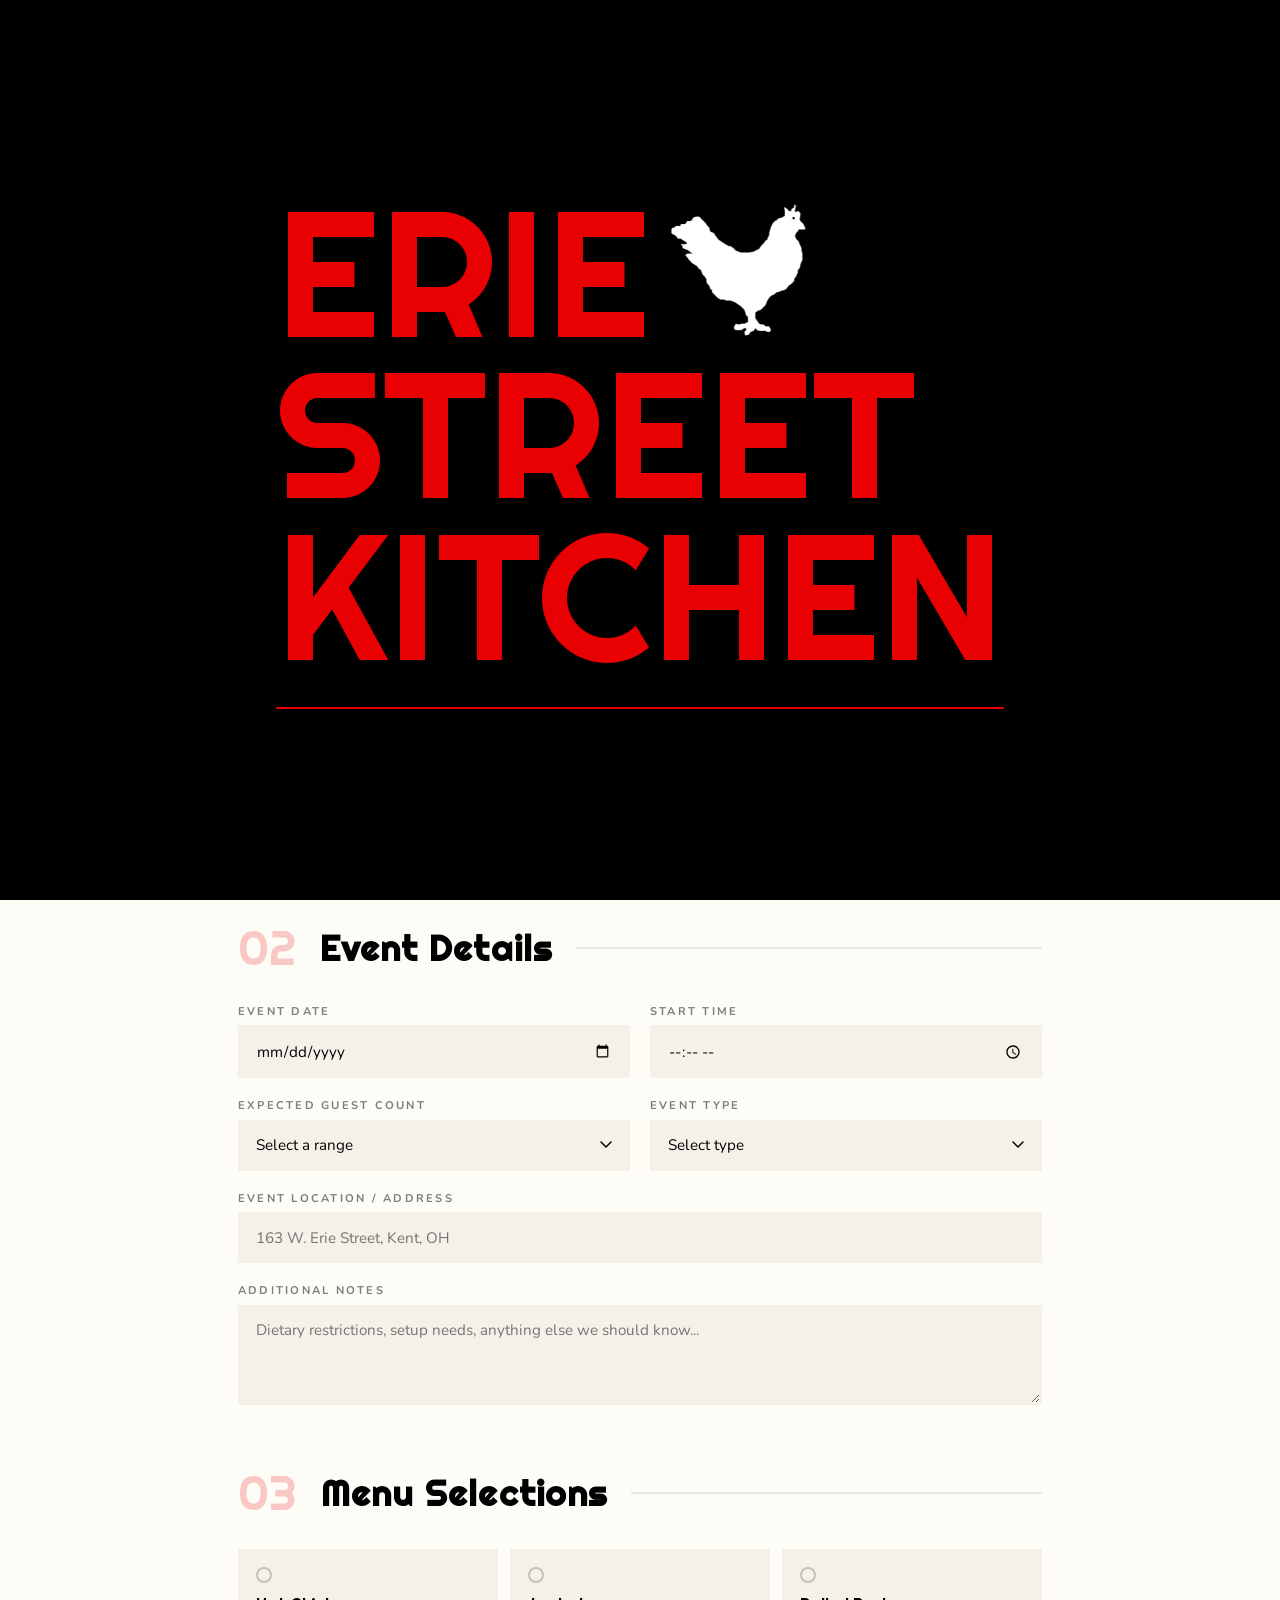
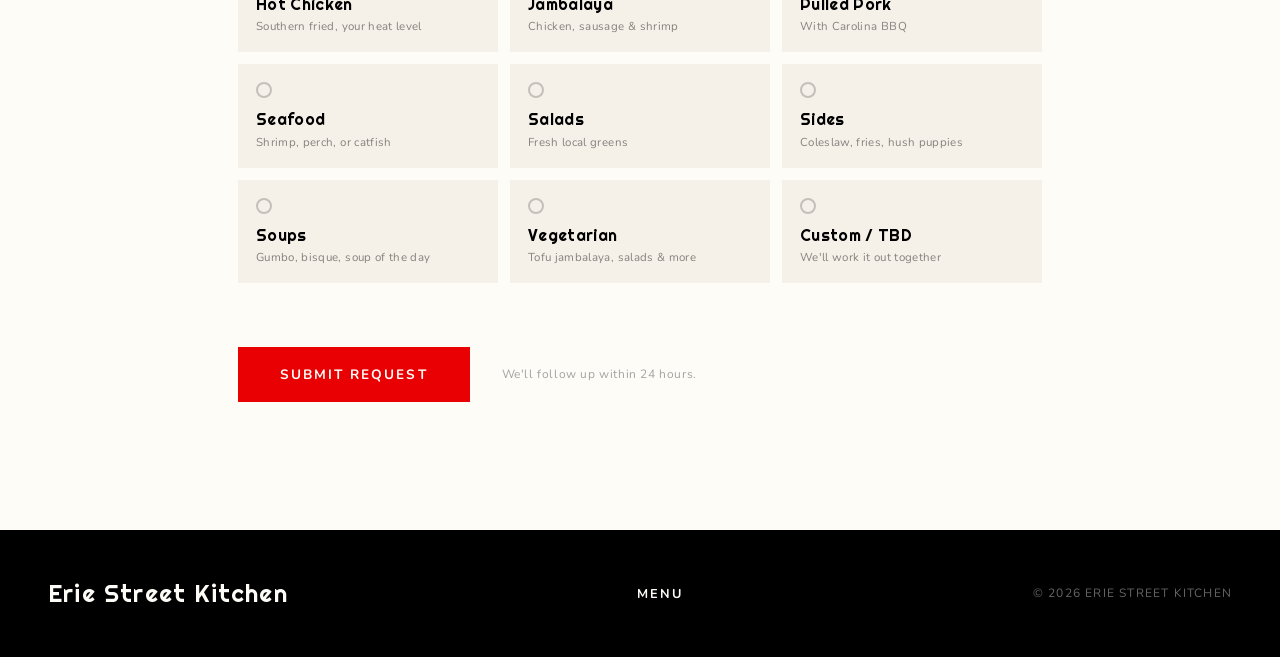
<file: payment.html>
<!DOCTYPE html>
<html lang="en">
<head>
    <meta charset="UTF-8">
    <meta name="viewport" content="width=device-width, initial-scale=1.0">
    <title>Complete Your Booking — Erie Street Kitchen</title>
    <link rel="preconnect" href="https://fonts.googleapis.com">
    <link rel="preconnect" href="https://fonts.gstatic.com" crossorigin>
    <link href="https://fonts.googleapis.com/css2?family=Nunito:wght@400;600;700&family=Righteous&display=swap" rel="stylesheet">
    <link rel="stylesheet" href="styles.css">
    <link rel="icon" href="./pictures/ESK-icon.png" type="image/png">
    <style>
        :root {
            --red:    #E80003;
            --black:  #000000;
            --white:  #FEFCF7;
            --cream:  #F5F0E8;
            --green:  #7CA583;
            --font-display: 'Righteous', cursive;
            --font-body:    'Nunito', sans-serif;
        }

        body {
            background: var(--white);
            color: var(--black);
            font-family: var(--font-body);
            overflow-x: hidden;
        }

        /* ── HERO ── */
        .payment-hero {
            background: var(--black);
            padding: 10rem 3rem 5rem;
            position: relative;
            overflow: hidden;
        }

        .payment-hero::before {
            content: '';
            position: absolute;
            inset: 0;
            background: repeating-linear-gradient(
                -45deg,
                transparent,
                transparent 40px,
                rgba(232,0,3,0.04) 40px,
                rgba(232,0,3,0.04) 41px
            );
            pointer-events: none;
        }

        .payment-hero-inner {
            max-width: 1100px;
            margin: 0 auto;
            position: relative;
            z-index: 1;
        }

        .payment-eyebrow {
            font-family: var(--font-body);
            font-size: 0.75rem;
            font-weight: 700;
            letter-spacing: 0.3em;
            text-transform: uppercase;
            color: var(--red);
            margin-bottom: 1rem;
            opacity: 0;
            animation: fadeUp 0.6s ease 0.2s forwards;
        }

        .payment-title {
            font-family: var(--font-display);
            font-size: clamp(3rem, 8vw, 7rem);
            color: var(--white);
            line-height: 0.95;
            margin-bottom: 1.5rem;
            opacity: 0;
            animation: fadeUp 0.6s ease 0.4s forwards;
        }

        .payment-subtitle {
            font-family: var(--font-body);
            font-size: 1rem;
            color: var(--white);
            letter-spacing: 0.05em;
            max-width: 500px;
            opacity: 0;
            animation: fadeUp 0.6s ease 0.6s forwards;
        }

        .payment-subtitle span {
            opacity: 0.45;
        }

        @keyframes fadeUp {
            from { opacity: 0; transform: translateY(20px); }
            to   { opacity: 1; transform: translateY(0); }
        }

        /* ── BODY ── */
        .payment-body {
            max-width: 1100px;
            margin: 0 auto;
            padding: 5rem 3rem 8rem;
            display: grid;
            grid-template-columns: 1fr 1fr;
            gap: 4rem;
            align-items: start;
        }

        /* ── PANEL SHARED ── */
        .panel-eyebrow {
            font-family: var(--font-body);
            font-size: 0.7rem;
            font-weight: 700;
            letter-spacing: 0.25em;
            text-transform: uppercase;
            color: var(--black);
            opacity: 0.4;
            margin-bottom: 0.5rem;
        }

        .panel-label {
            font-family: var(--font-display);
            font-size: clamp(1.5rem, 3vw, 2.2rem);
            color: var(--black);
            letter-spacing: 0.03em;
            margin-bottom: 1.5rem;
        }

        .panel-rule {
            height: 2px;
            background: var(--black);
            opacity: 0.07;
            margin-bottom: 2rem;
        }

        /* ── ORDER SUMMARY ── */
        .summary-panel {
            background: var(--cream);
            padding: 2.5rem;
        }

        .summary-row {
            display: flex;
            justify-content: space-between;
            align-items: baseline;
            gap: 1rem;
            padding: 0.65rem 0;
            border-bottom: 1px solid rgba(0,0,0,0.07);
        }

        .summary-row:last-of-type {
            border-bottom: none;
        }

        .summary-key {
            font-family: var(--font-body);
            font-size: 0.8rem;
            font-weight: 700;
            letter-spacing: 0.12em;
            text-transform: uppercase;
            color: var(--black);
            opacity: 0.4;
            flex-shrink: 0;
        }

        .summary-val {
            font-family: var(--font-body);
            font-size: 1rem;
            font-weight: 600;
            color: var(--black);
            text-align: right;
        }

        .menu-tags {
            display: flex;
            flex-wrap: wrap;
            gap: 0.4rem;
            justify-content: flex-end;
        }

        .menu-tag {
            font-family: var(--font-body);
            font-size: 0.75rem;
            font-weight: 700;
            letter-spacing: 0.08em;
            text-transform: uppercase;
            background: var(--white);
            color: var(--black);
            padding: 0.3rem 0.7rem;
            border: 1.5px solid rgba(0,0,0,0.12);
        }

        .summary-divider {
            height: 2px;
            background: var(--black);
            opacity: 0.08;
            margin: 1.5rem 0;
        }

        .deposit-row {
            display: flex;
            justify-content: space-between;
            align-items: center;
            gap: 1rem;
        }

        .deposit-label {
            font-family: var(--font-display);
            font-size: 1.3rem;
            color: var(--black);
            letter-spacing: 0.03em;
        }

        .deposit-amount {
            font-family: var(--font-display);
            font-size: 2.5rem;
            color: var(--red);
            letter-spacing: 0.02em;
        }

        .deposit-note {
            font-family: var(--font-body);
            font-size: 0.82rem;
            color: var(--black);
            opacity: 0.4;
            margin-top: 0.75rem;
            letter-spacing: 0.05em;
            line-height: 1.7;
        }

        /* ── PAYMENT FORM ── */
        .payment-panel {
            padding: 2.5rem;
            background: var(--white);
            border: 2px solid rgba(0,0,0,0.06);
        }

        .field {
            display: flex;
            flex-direction: column;
            gap: 0.4rem;
            margin-bottom: 1.25rem;
        }

        .field label {
            font-family: var(--font-body);
            font-size: 0.7rem;
            font-weight: 700;
            letter-spacing: 0.2em;
            text-transform: uppercase;
            color: var(--black);
            opacity: 0.5;
        }

        .field input {
            font-family: var(--font-body);
            font-size: 0.95rem;
            color: var(--black);
            background: var(--cream);
            border: 2px solid transparent;
            padding: 0.85rem 1rem;
            outline: none;
            width: 100%;
            transition: border-color 0.2s, background 0.2s;
        }

        .field input:focus {
            border-color: var(--red);
            background: var(--white);
        }

        .field-row {
            display: grid;
            grid-template-columns: 1fr 1fr;
            gap: 1rem;
        }

        .card-icon-wrap {
            position: relative;
        }

        .card-icon-wrap input {
            padding-right: 3.5rem;
        }

        .card-type-icon {
            position: absolute;
            right: 1rem;
            top: 50%;
            transform: translateY(-50%);
            font-size: 1.2rem;
            pointer-events: none;
            opacity: 0.4;
        }

        .pay-btn {
            width: 100%;
            font-family: var(--font-body);
            font-weight: 700;
            font-size: 1rem;
            letter-spacing: 0.15em;
            text-transform: uppercase;
            color: var(--white);
            background: var(--red);
            border: 2px solid var(--red);
            padding: 1.1rem 2rem;
            cursor: pointer;
            transition: background 0.25s, color 0.25s;
            margin-top: 0.5rem;
        }

        .pay-btn:hover:not(:disabled) {
            background: transparent;
            color: var(--red);
        }

        .pay-btn:disabled {
            opacity: 0.6;
            cursor: not-allowed;
        }

        .trust-row {
            display: flex;
            align-items: center;
            gap: 0.5rem;
            margin-top: 1rem;
            justify-content: center;
        }

        .trust-row span {
            font-family: var(--font-body);
            font-size: 0.75rem;
            letter-spacing: 0.1em;
            text-transform: uppercase;
            color: var(--black);
            opacity: 0.35;
        }

        /* ── CONFIRMATION ── */
        #confirmation {
            display: none;
        }

        #confirmation.show {
            display: block;
        }

        .confirm-inner {
            max-width: 600px;
            margin: 0 auto;
            padding: 8rem 3rem;
            text-align: center;
        }

        .confirm-check {
            width: 64px;
            height: 64px;
            border-radius: 50%;
            background: var(--green);
            display: flex;
            align-items: center;
            justify-content: center;
            margin: 0 auto 2rem;
        }

        .confirm-check svg {
            width: 28px;
            height: 28px;
            stroke: var(--white);
            fill: none;
            stroke-width: 2.5;
            stroke-linecap: round;
            stroke-linejoin: round;
        }

        .confirm-title {
            font-family: var(--font-display);
            font-size: clamp(2.5rem, 6vw, 4.5rem);
            color: var(--black);
            margin-bottom: 1rem;
            letter-spacing: 0.03em;
        }

        .confirm-sub {
            font-family: var(--font-body);
            font-size: 1rem;
            color: var(--black);
            opacity: 0.5;
            line-height: 1.7;
            max-width: 420px;
            margin: 0 auto 2rem;
        }

        .confirm-back {
            font-family: var(--font-body);
            font-weight: 700;
            font-size: 0.8rem;
            letter-spacing: 0.15em;
            text-transform: uppercase;
            color: var(--red);
            text-decoration: none;
            border-bottom: 2px solid var(--red);
            padding-bottom: 2px;
        }

        /* ── FOOTER ── */
        .footer {
            background: var(--black);
            color: var(--white);
            padding: 3rem;
            display: flex;
            justify-content: space-between;
            align-items: center;
            flex-wrap: wrap;
            gap: 1.5rem;
        }

        .footer-logo {
            font-family: var(--font-display);
            font-size: 1.5rem;
            color: var(--white);
            letter-spacing: 0.05em;
        }

        .footer-links { list-style: none; display: flex; gap: 2rem; }
        .footer-links a {
            font-family: var(--font-body);
            font-weight: 700;
            font-size: 0.8rem;
            letter-spacing: 0.15em;
            text-transform: uppercase;
            text-decoration: none;
            color: var(--white);
            transition: color 0.2s;
        }
        .footer-links a:hover { color: var(--red); }

        .footer-copy {
            font-family: var(--font-body);
            font-size: 0.75rem;
            letter-spacing: 0.1em;
            opacity: 0.4;
            text-transform: uppercase;
        }

        /* ── RESPONSIVE ── */
        @media (max-width: 860px) {
            .payment-body {
                grid-template-columns: 1fr;
                gap: 2rem;
                padding: 3rem 1.5rem 5rem;
            }
            .payment-hero { padding: 8rem 1.5rem 4rem; }
        }
    </style>
</head>
<body>

    <!-- LOADER -->
    <div id="loader">
        <div class="loader-inner">
            <div class="loader-title">
                <span class="loader-word" style="animation-delay: 0.1s">
                    ERIE
                    <img src="./pictures/ESK-icon.png" class="loader-icon" alt="">
                </span>
                <span class="loader-word" style="animation-delay: 0.25s">STREET</span>
                <span class="loader-word" style="animation-delay: 0.4s">KITCHEN</span>
            </div>
            <div class="loader-bar-track">
                <div class="loader-bar"></div>
            </div>
        </div>
    </div>

    <!-- NAV -->
    <nav class="navbar">
        <div class="nav-inner">
            <div class="nav-logo">
                <a href="index.html">
                    <img src="./pictures/ESK-icon.png" alt="Erie Street Kitchen">
                </a>
            </div>
            <ul class="nav-links">
                <li><a href="menu.html">Menu</a></li>
                <li><a href="catering.html">Catering</a></li>
            </ul>
            <button class="hamburger" aria-label="Toggle menu" aria-expanded="false">
                <span></span><span></span><span></span>
            </button>
        </div>
        <div class="mobile-menu">
            <ul>
                <li><a href="menu.html">Menu</a></li>
                <li><a href="catering.html">Catering</a></li>
            </ul>
        </div>
    </nav>

    <!-- HERO -->
    <div class="payment-hero">
        <div class="payment-hero-inner">
            <p class="payment-eyebrow">Erie Street Kitchen</p>
            <h1 class="payment-title">Secure<br>Your Date.</h1>
            <p class="payment-subtitle"><span>Review your booking and complete your deposit to lock in the date.</span></p>
        </div>
    </div>

    <!-- CONFIRMATION (shown after payment) -->
    <div id="confirmation">
        <div class="confirm-inner">
            <div class="confirm-check">
                <svg viewBox="0 0 24 24"><polyline points="20 6 9 17 4 12"/></svg>
            </div>
            <h2 class="confirm-title">You're Booked.</h2>
            <p class="confirm-sub">Your deposit has been received. We'll be in touch within 24 hours to confirm all the details for your event.</p>
            <a href="index.html" class="confirm-back">← Back to Home</a>
        </div>
    </div>

    <!-- PAYMENT BODY -->
    <div class="payment-body" id="payment-content">

        <!-- ORDER SUMMARY -->
        <div class="summary-panel animate-up">
            <p class="panel-eyebrow">Your Order</p>
            <h2 class="panel-label">Booking Summary</h2>
            <div class="panel-rule"></div>

            <div class="summary-row">
                <span class="summary-key">Name</span>
                <span class="summary-val" id="s-name">—</span>
            </div>
            <div class="summary-row">
                <span class="summary-key">Date</span>
                <span class="summary-val" id="s-date">—</span>
            </div>
            <div class="summary-row">
                <span class="summary-key">Time</span>
                <span class="summary-val" id="s-time">—</span>
            </div>
            <div class="summary-row">
                <span class="summary-key">Guests</span>
                <span class="summary-val" id="s-guests">—</span>
            </div>
            <div class="summary-row">
                <span class="summary-key">Type</span>
                <span class="summary-val" id="s-type">—</span>
            </div>
            <div class="summary-row">
                <span class="summary-key">Location</span>
                <span class="summary-val" id="s-location">—</span>
            </div>
            <div class="summary-row" id="s-menu-row">
                <span class="summary-key">Menu</span>
                <div class="menu-tags" id="s-menu">—</div>
            </div>

            <div class="summary-divider"></div>

            <div class="deposit-row">
                <span class="deposit-label">Deposit Due</span>
                <span class="deposit-amount">$200</span>
            </div>
            <p class="deposit-note">
                Balance invoiced 14 days before your event.<br>
                Final quote emailed within 24 hours of booking.
            </p>
        </div>

        <!-- PAYMENT FORM -->
        <div class="payment-panel animate-up" style="animation-delay: 0.1s">
            <p class="panel-eyebrow">Deposit — $200</p>
            <h2 class="panel-label">Payment Details</h2>
            <div class="panel-rule"></div>

            <form id="payment-form" novalidate>
                <div class="field">
                    <label for="card-number">Card Number</label>
                    <div class="card-icon-wrap">
                        <input type="text" id="card-number" placeholder="0000 0000 0000 0000"
                               maxlength="19" autocomplete="cc-number" inputmode="numeric" required>
                        <span class="card-type-icon" id="card-icon">💳</span>
                    </div>
                </div>

                <div class="field">
                    <label for="card-name">Name on Card</label>
                    <input type="text" id="card-name" placeholder="Jane Smith"
                           autocomplete="cc-name" required>
                </div>

                <div class="field-row">
                    <div class="field">
                        <label for="card-expiry">Expiry</label>
                        <input type="text" id="card-expiry" placeholder="MM / YY"
                               maxlength="7" autocomplete="cc-exp" inputmode="numeric" required>
                    </div>
                    <div class="field">
                        <label for="card-cvv">CVV</label>
                        <input type="text" id="card-cvv" placeholder="000"
                               maxlength="4" autocomplete="cc-csc" inputmode="numeric" required>
                    </div>
                </div>

                <div class="field">
                    <label for="card-zip">Billing ZIP</label>
                    <input type="text" id="card-zip" placeholder="44240"
                           maxlength="10" inputmode="numeric" required>
                </div>

                <button type="submit" class="pay-btn" id="pay-btn">
                    Pay Deposit — $200
                </button>

                <div class="trust-row">
                    <span>🔒 256-bit SSL encrypted · No card data stored</span>
                </div>
            </form>
        </div>

    </div>

    <footer class="footer">
        <div class="footer-logo">Erie Street Kitchen</div>
        <ul class="footer-links">
            <li><a href="menu.html">Menu</a></li>
            <li><a href="catering.html">Catering</a></li>
        </ul>
        <p class="footer-copy">&copy; 2026 Erie Street Kitchen</p>
    </footer>

    <script src="script.js"></script>
    <script>
        // ── Populate order summary from sessionStorage ──
        const raw = sessionStorage.getItem('cateringOrder');
        if (!raw) {
            // No order data — redirect back to the form
            window.location.href = 'cateringForm.html';
        } else {
            const order = JSON.parse(raw);

            document.getElementById('s-name').textContent =
                `${order.firstName} ${order.lastName}`;

            document.getElementById('s-date').textContent =
                order.eventDate
                    ? new Date(order.eventDate + 'T00:00:00').toLocaleDateString('en-US', { weekday: 'short', year: 'numeric', month: 'long', day: 'numeric' })
                    : '—';

            document.getElementById('s-time').textContent =
                order.eventTime
                    ? new Date('1970-01-01T' + order.eventTime).toLocaleTimeString('en-US', { hour: 'numeric', minute: '2-digit' })
                    : '—';

            document.getElementById('s-guests').textContent = order.guestCount || '—';
            document.getElementById('s-type').textContent   = order.eventType  || '—';
            document.getElementById('s-location').textContent = order.location || '—';

            const menuContainer = document.getElementById('s-menu');
            if (order.menuItems && order.menuItems.length) {
                menuContainer.innerHTML = order.menuItems
                    .map(item => `<span class="menu-tag">${item}</span>`)
                    .join('');
            } else {
                menuContainer.textContent = 'None selected';
            }
        }

        // ── Card number formatting (groups of 4) ──
        document.getElementById('card-number').addEventListener('input', function () {
            let val = this.value.replace(/\D/g, '').slice(0, 16);
            this.value = val.replace(/(.{4})/g, '$1 ').trim();

            const icon = document.getElementById('card-icon');
            if (val.startsWith('4'))       icon.textContent = '💳'; // Visa placeholder
            else if (/^5[1-5]/.test(val)) icon.textContent = '💳'; // MC placeholder
            else if (val.startsWith('3'))  icon.textContent = '💳'; // Amex placeholder
            else                           icon.textContent = '💳';
        });

        // ── Expiry formatting MM / YY ──
        document.getElementById('card-expiry').addEventListener('input', function () {
            let val = this.value.replace(/\D/g, '').slice(0, 4);
            if (val.length >= 3) val = val.slice(0, 2) + ' / ' + val.slice(2);
            this.value = val;
        });

        // ── CVV — digits only ──
        document.getElementById('card-cvv').addEventListener('input', function () {
            this.value = this.value.replace(/\D/g, '').slice(0, 4);
        });

        // ── ZIP — digits only ──
        document.getElementById('card-zip').addEventListener('input', function () {
            this.value = this.value.replace(/\D/g, '').slice(0, 5);
        });

        // ── Payment submit ──
        document.getElementById('payment-form').addEventListener('submit', (e) => {
            e.preventDefault();

            const btn = document.getElementById('pay-btn');
            btn.disabled = true;
            btn.textContent = 'Processing…';

            // Simulate a brief processing delay, then show confirmation
            setTimeout(() => {
                sessionStorage.removeItem('cateringOrder');
                document.getElementById('payment-content').style.display = 'none';
                const confirmation = document.getElementById('confirmation');
                confirmation.classList.add('show');
                window.scrollTo({ top: 0, behavior: 'smooth' });
            }, 1800);
        });
    </script>
</body>
</html>
</file>
<file: styles.css>
/* =============================================
   ERIE STREET KITCHEN — styles.css
   ============================================= */

:root {
    --red:    #E80003;
    --black:  #000000;
    --white:  #FEFCF7;
    --cream:  #F5F0E8;
    --green:  #7CA583; 
    --yellow: #B67116;
    --font-display: 'Righteous', cursive;
    --font-body:    'Nunito', sans-serif;
}
 
*, *::before, *::after {
    box-sizing: border-box;
    margin: 0;
    padding: 0;
}

html {
    scroll-behavior: smooth;
    scroll-padding-top: 80px;
}

body {
    background-color: var(--white);
    color: var(--black);
    font-family: var(--font-body);
    overflow-x: hidden;
}
/* =============================================
   LOADER
   ============================================= */
#loader {
    position: fixed;
    inset: 0;
    background: var(--black);
    z-index: 9999;
    display: flex;
    align-items: center;
    justify-content: center;
    transition: opacity 0.5s ease 0.2s;
}

#loader.hidden {
    opacity: 0;
    pointer-events: none;
}

.loader-inner { text-align: left; }

.loader-title {
    display: flex;
    flex-direction: column;
    line-height: 0.9;
    position: relative;
}

.loader-word {
    font-family: var(--font-display);
    font-size: clamp(5rem, 14vw, 14rem);
    color: var(--red);
    display: block;
    position: relative;
    opacity: 0;
    transform: translateY(40px);
    animation: slideUp 0.7s ease forwards;
}

.loader-icon {
    position: absolute;
    top: 0.05em;
    left: 50%;
    margin-left: 0.15em;
    height: 0.8em;
    width: auto;
    opacity: 0;
    transform: translateY(40px);
    animation: slideUp 0.7s ease forwards;
    animation-delay: 0.18s;
}

.loader-bar-track {
    width: 100%;
    height: 2px;
    background: rgba(255,255,255,0.1);
    margin-top: 2rem;
}

.loader-bar {
    height: 100%;
    width: 0%;
    background: var(--red);
    transition: width 0.1s ease;
}
/* =============================================
   NAVBAR
   ============================================= */

.navbar {
    position: fixed;
    top: 0;F
    left: 0;
    width: 100%;
    z-index: 100;
    transition: background 0.3s ease, box-shadow 0.3s ease;
}

.navbar.scrolled {
    background: var(--black);
    box-shadow: 0 2px 20px rgba(0,0,0,0.3);
}


.nav-inner {
    display: flex;
    align-items: center;
    justify-content: space-between;
    padding: 1.2rem 3rem;
}

.nav-logo img {
    height: 48px;
    width: auto;
}

.nav-logo {
    font-family: var(--font-display);
    font-size: 1.5rem;
    color: var(--red);
    letter-spacing: 0.05em;
    transition: color 0.3s;
}

.navbar.scrolled .nav-logo {
    color: var(--red);
}

.nav-links {
    list-style: none;
    display: flex;
    flex-direction: column;
    align-items: flex-end;
    gap: 0.4rem;
    margin-left: auto;
}

.nav-links a {
    font-family: var(--font-body);
    font-weight: 700;
    font-size: 0.85rem;
    letter-spacing: 0.15em;
    text-transform: uppercase;
    text-decoration: none;
    color: var(--black);
    transition: color 0.2s;
    position: relative;
}

.nav-links a::after {
    content: '';
    position: absolute;
    bottom: -3px;
    left: 0;
    width: 0;
    height: 2px;
    background: var(--red);
    transition: width 0.3s ease;
}

.nav-links a:hover::after {
    width: 100%;
}

.navbar.scrolled .nav-links a {
    color: var(--white);
}

/* HAMBURGER */
.hamburger {
    display: none;
    flex-direction: column;
    justify-content: center;
    gap: 5px;
    background: none;
    border: none;
    cursor: pointer;
    padding: 4px;
    z-index: 200;
}

.hamburger span {
    display: block;
    width: 26px;
    height: 2px;
    background: var(--black);
    transition: transform 0.3s ease, opacity 0.3s ease, background 0.3s;
}

.navbar.scrolled .hamburger span,
.navbar.menu-open .hamburger span {
    background: var(--white);
}

/* Hamburger → X animation */
.hamburger.open span:nth-child(1) {
    transform: translateY(7px) rotate(45deg);
}
.hamburger.open span:nth-child(2) {
    opacity: 0;
}
.hamburger.open span:nth-child(3) {
    transform: translateY(-7px) rotate(-45deg);
}

/* MOBILE MENU */
.mobile-menu {
    display: none;
    background: var(--black);
    padding: 1.5rem 3rem 2rem;
}

.mobile-menu.open {
    display: block;
}

.mobile-menu ul {
    list-style: none;
    display: flex;
    flex-direction: column;
    gap: 1.2rem;
}

.mobile-menu a {
    font-family: var(--font-body);
    font-weight: 700;
    font-size: 1.1rem;
    letter-spacing: 0.15em;
    text-transform: uppercase;
    text-decoration: none;
    color: var(--white);
    transition: color 0.2s;
}

.mobile-menu a:hover {
    color: var(--red);
}


/* =============================================
   SPLASH SECTION
   ============================================= */

.splash {
    min-height: 100vh;
    display: flex;
    flex-direction: column;
    justify-content: center;
    position: relative;
    overflow: hidden;
    background-color: var(--white);
    padding: 6rem clamp(1.5rem, 8vw, 9rem) 4rem;
}

/* subtle grain texture overlay */
.splash::before {
    content: '';
    position: absolute;
    inset: 0;
    background-image: url("data:image/svg+xml,%3Csvg viewBox='0 0 200 200' xmlns='http://www.w3.org/2000/svg'%3E%3Cfilter id='noise'%3E%3CfeTurbulence type='fractalNoise' baseFrequency='0.85' numOctaves='4' stitchTiles='stitch'/%3E%3C/filter%3E%3Crect width='100%25' height='100%25' filter='url(%23noise)' opacity='0.04'/%3E%3C/svg%3E");
    background-size: 200px 200px;
    pointer-events: none;
    z-index: 0;
}

.splash-inner {
    position: relative;
    z-index: 1;
    max-width: 1200px;
    margin: 0 auto;
    width: 100%;
    display: grid;
    grid-template-columns: 1fr auto;
    align-items: center;
    gap: 2rem;
}


/* ---- Title ---- */
.title-block {
    display: flex;
    flex-direction: column;
    gap: 1.5rem;
}

.splash-title {
    display: flex;
    flex-direction: column;
    line-height: 0.9;
}

.splash-title .word {
    font-family: var(--font-display);
    font-size: clamp(5rem, 14vw, 14rem);
    color: var(--red);
    display: block;

    /* staggered entrance animation */
    opacity: 0;
    transform: translateY(40px);
    animation: slideUp 0.7s ease forwards;
}

.animate-up {
    opacity: 0;
    transform: translateY(40px);
    transition: opacity 0.7s ease, transform 0.7s ease;
}

.animate-up.visible {
    opacity: 1;
    transform: translateY(0);
}

.delay-1 { transition-delay: 0.15s; }
.delay-2 { transition-delay: 0.3s; }
.delay-3 { transition-delay: 0.45s; }

.splash-title .word:nth-child(1) { animation-delay: 0.1s; }
.splash-title .word:nth-child(2) { animation-delay: 0.25s; }
.splash-title .word:nth-child(3) { animation-delay: 0.4s; }

@keyframes slideUp {
    to {
        opacity: 1;
        transform: translateY(0);
    }
}

/* tagline row */
.tagline-row {
    display: flex;
    align-items: center;
    gap: 1rem;
    opacity: 0;
    animation: fadeIn 0.6s ease 0.8s forwards;
}

.rule {
    flex: 1;
    height: 1px;
    background: var(--black);
    max-width: 80px;
}

.tagline {
    font-family: var(--font-body);
    font-weight: 600;
    font-size: 0.8rem;
    letter-spacing: 0.2em;
    text-transform: uppercase;
    white-space: nowrap;
}

/* CTA button */
.cta-row {
    display: flex;
    gap: 6rem;
}

.cta-btn {
    display: inline-block;
    align-self: flex-start;
    font-family: var(--font-body);
    font-weight: 700;
    font-size: 0.85rem;
    letter-spacing: 0.15em;
    text-transform: uppercase;
    text-decoration: none;
    color: var(--white);
    background: var(--red);
    padding: 0.9rem 2rem;
    border: 2px solid var(--red);
    transition: background 0.25s, color 0.25s;
    opacity: 0;
    animation: fadeIn 0.6s ease 1s forwards;
}

.cta-btn-alt{
    display: inline-block;
    align-self: flex-start;
    font-family: var(--font-body);
    font-weight: 700;
    font-size: 0.85rem;
    letter-spacing: 0.15em;
    text-transform: uppercase;
    text-decoration: none;
    color: var(--red);
    background: var(--white);
    padding: 0.9rem 2rem;
    border: 2px solid var(--red);
    transition: background 0.25s, color 0.25s;
    opacity: 0;
    animation: fadeIn 0.6s ease 1s forwards;
}

.cta-btn-alt:hover {
    background: var(--red);
    color: var(--white);
}


.cta-btn:hover {
    background: transparent;
    color: var(--red);
}

@keyframes fadeIn {
    to { opacity: 1; }
}

/* ---- Scroll hint ---- */
.scroll-hint {
    position: absolute;
    bottom: 2rem;
    left: 50%;
    transform: translateX(-50%);
    display: flex;
    flex-direction: column;
    align-items: center;
    gap: 0.5rem;
    z-index: 1;
    opacity: 0;
    animation: fadeIn 0.6s ease 1.3s forwards;
}

.scroll-hint span {
    font-family: var(--font-body);
    font-size: 0.65rem;
    font-weight: 700;
    letter-spacing: 0.2em;
    text-transform: uppercase;
    color: var(--black);
    opacity: 0.4;
}

.scroll-line {
    width: 1px;
    height: 40px;
    background: var(--black);
    opacity: 0.25;
    animation: scrollPulse 2s ease infinite;
    transform-origin: top;
}

@keyframes scrollPulse {
    0%, 100% { transform: scaleY(1); opacity: 0.25; }
    50%       { transform: scaleY(0.4); opacity: 0.1; }
}


/* 

/* FOOTER */
.footer {
    background: var(--black);
    color: var(--white);
    padding: 3rem;
    display: flex;
    justify-content: space-between;
    align-items: center;
    flex-wrap: wrap;
    gap: 1.5rem;
}

.footer-logo {
    font-family: var(--font-display);
    font-size: 1.5rem;
    color: var(--white);
    letter-spacing: 0.05em;
}

.footer-links {
    list-style: none;
    display: flex;
    gap: 2rem;
}

.footer-links a {
    font-family: var(--font-body);
    font-weight: 700;
    font-size: 0.8rem;
    letter-spacing: 0.15em;
    text-transform: uppercase;
    text-decoration: none;
    color: var(--white);
    transition: color 0.2s;
}

.footer-links a:hover {
    color: var(--red);
}

.footer-copy {
    font-family: var(--font-body);
    font-size: 0.75rem;
    letter-spacing: 0.1em;
    opacity: 0.4;
    text-transform: uppercase;
}


/* =============================================
   RESPONSIVE
   ============================================= */

@media (max-width: 768px) {
    .nav-links {
        display: none;
    }

    .hamburger {
        display: flex;
    }

    .nav-inner {
        padding: 1rem 1.5rem;
    }

    .splash {
        padding: 5rem 1.5rem 3rem;
    }

    .splash-inner {
        grid-template-columns: 1fr;
    }

    .tagline {
        font-size: 0.7rem;
    }

    .visit-inner {
        flex-direction: column;
        align-items: flex-end;
    }
    
    .cta-row {
        gap: 1rem; /* reduce gap between buttons */
    }
    .cta-btn, .cta-btn-alt {
        font-size: 0.7rem;      /* slightly smaller text */
        padding: 0.8rem 1.2rem; /* tighter padding */
        white-space: nowrap;    /* forces single line */
    }
}
</file>
<file: index.css>
/* =============================================
   ERIE STREET KITCHEN — index.css
   Styles specific to the home page (index.html)
   ============================================= */

:root {
    --red:    #E80003;
    --black:  #000000;
    --white:  #FEFCF7;
    --cream:  #F5F0E8;
    --green:  #7CA583; 
    --yellow: #B67116;
    --font-display: 'Righteous', cursive;
    --font-body:    'Nunito', sans-serif;
}

/* =============================================
   SECTIONS
   ============================================= */

.section {
    min-height: unset;
    display: flex;
    flex-direction: column;
    justify-content: center;
    gap: 1rem;
    background: var(--cream);
    padding: clamp(4rem, 5vw, 8rem) clamp(12rem, 8vw, 12rem);
    /*             ↑ min ↑fluid ↑ max   ↑ min ↑ fluid ↑ max */
}

.section.alt1 { background: var(--green); color: var(--white); }
.section.alt2 { background: var(--yellow); color: var(--white); }
.section.alt3 { background: var(--white); color: var(--black); }

.section h2 {
    font-family: var(--font-display);
    font-size: clamp(2.5rem, 6vw, 5rem);
    color: var(--white);
    letter-spacing: 0.05em;
    text-align: left;
}

.section.alt3 h2 {
    color: var(--black);
    letter-spacing: 0.1em;
}

.section p {
    font-family: var(--font-body);
    font-size: clamp(0.75rem, 2vw, 1rem);
    letter-spacing: clamp(0.03em, 1vw, 0.1em);
    opacity: 0.5;
    text-align: left;
}

.section.alt1 p {
    padding-right: clamp(0rem, 20vw, 30rem);
    /*                    ↑ min  ↑ fluid  ↑ max */
}


.section.alt2 p,
.section.alt3 p {
    color: inherit;
    letter-spacing: 0.1em;
    text-align: left;
    text-transform: uppercase;
}

.section .meta {
    font-family: var(--font-body);
    font-size: clamp(0.65rem, 0.8vw, 0.85rem);
    padding-right: clamp(0rem, 0vw, 0rem);
    opacity: 0.6;
    text-transform: uppercase;
    font-weight: 600;
}

.section .meta .animate-up-meta {
    opacity: 0;
    transform: translateY(10px);
    transition: opacity 0.7s ease, transform 0.7s ease;
}

.section-img {
    width: 180px;
    height: auto;
    margin-bottom: 1rem;
    opacity: 0;
    transform: translateY(40px);
    transition: opacity 0.7s ease, transform 0.7s ease;
}

.section-img.visible {
    opacity: 1;
    transform: translateY(0);
}

.visit-inner {
    display: flex;
    flex-direction: row;
    align-items: center;
    justify-content: flex-end;
    gap: 3rem;
    width: 100%;
}

.visit-info {
    display: flex;
    flex-direction: column;
    gap: 1rem;
    text-align: right;
}

/* INFO ROW (Hours / Visit Us) */
.info-row {
    display: flex;
    align-items: center;
    gap: 1.5rem;
    width: 100%;
}

.info-left {
    display: flex;
    flex-direction: column;
    gap: 0.2rem;
    flex-shrink: 0;
}

.info-label {
    font-family: var(--font-body);
    font-size: 1rem;
    font-weight: 700;
    letter-spacing: 0.05em;
    text-transform: none;
    opacity: 1;
    color: var(--black);
}

.info-sub {
    font-family: var(--font-body);
    font-size: 1rem;
    color: var(--red);
    opacity: 1;
    text-transform: none;
    letter-spacing: 0;
}

.info-dots {
    flex: 1;
    border-bottom: 2px dotted rgba(0,0,0,0.2);
    margin-bottom: 0.1rem;
}

.info-right {
    font-family: var(--font-display);
    font-size: clamp(1.2rem, 3vw, 2rem);
    color: var(--black);
    text-align: right;
    flex-shrink: 0;
}

@media (max-width: 768px) {
    .info-row {
        flex-direction: column;
        align-items: flex-start;
        gap: 0.5rem;
    }
    .info-dots { display: none; }
    .info-right { text-align: left; }
}

/* =============================================
   ABOUT SECTION — compact override
   ============================================= */

#about {
    padding: clamp(4rem, 5vw, 8rem) clamp(12rem, 8vw, 12rem);
    /*             ↑ min ↑fluid ↑ max   ↑ min ↑ fluid ↑ max */
    gap: 0.6rem;
}

#about h2 {
    font-size: clamp(1.8rem, 4vw, 3rem);
}

#about p {
    font-size: clamp(0.75rem, 1.6vw, 0.9rem);
}

/* =============================================
    BUTTON
    ============================================*/
.btn-alt {
    display: inline-block;
    align-self: flex-start;
    font-family: var(--font-body);
    font-weight: 700;
    font-size: 0.85rem;
    letter-spacing: 0.15em;
    text-transform: uppercase;
    text-decoration: none;
    color: var(--gree);
    background: var(--green);
    padding: 0.9rem 2rem;
    border: 2px solid var(--white);
    transition: background 0.25s, color 0.25s;
    opacity: 0;
    animation: fadeIn 0.6s ease 1s forwards;
}

.btn-alt:hover {
    background: var(--white);
    color: var(--green);
}

/* =============================================
   RESPONSIVE — index
   ============================================= */

@media (max-width: 768px) {
    .section {
        padding: 2rem 1.5rem;
        /* ↑ vertical  ↑ horizontal — increase horizontal to add more side space (narrower text),
                                       decrease it to use more of the screen width */
    }
    .splash { padding: 5rem 1.5rem 3rem; }
    .splash-inner { grid-template-columns: 1fr; }
    .splash-deco { display: none; }
    .tagline { font-size: 0.7rem; }
    .visit-inner { flex-direction: column; align-items: flex-end; }
}
</file>
<file: catering.css>
/* =============================================
   ERIE STREET KITCHEN — catering.css
   Styles specific to catering.html
   ============================================= */


/* =============================================
   LOADER — ALT GREEN
   ============================================= */

#loader-altgreen {
    position: fixed;
    inset: 0;
    background: var(--black);
    z-index: 9999;
    display: flex;
    align-items: center;
    justify-content: center;
    transition: opacity 0.5s ease 0.2s;
}

#loader-altgreen.hidden {
    opacity: 0;
    pointer-events: none;
}

.loader-altgreen-inner {
    text-align: left;
}

.loader-altgreen-title {
    display: flex;
    flex-direction: column;
    line-height: 0.9;
    position: relative;
}

.loader-altgreen-word {
    font-family: var(--font-display);
    font-size: clamp(5rem, 14vw, 14rem);
    color: var(--green);
    display: block;
    position: relative;
    opacity: 0;
    transform: translateY(40px);
    animation: slideUp 0.7s ease forwards;
}


.loader-altgreen-icon {
    position: absolute;
    top: 0.05em;        /* move UP = more negative e.g. -0.2em | move DOWN = more positive e.g. 0.3em */
    left: 50%;         /* horizontal anchor — 100% = right edge of ERIE | decrease to overlap left e.g. 80% */
    margin-left: 0.15em; /* gap between ERIE and icon — increase to push right, decrease to pull left */
    height: 0.8em;      /* size — scales with font. bigger = e.g. 1em | smaller = e.g. 0.5em */
    width: auto;        /* keeps aspect ratio — don't change this */
    opacity: 0;
    transform: translateY(40px);
    animation: slideUp 0.7s ease forwards;
    animation-delay: 0.18s;
}

.loader-altgreen-bar-track {
    width: 100%;
    height: 2px;
    background: rgba(255,255,255,0.1);
    margin-top: 2rem;
}

.loader-altgreen-bar {
    height: 100%;
    width: 0%;
    background: var(--green);
    transition: width 0.1s ease;
}




/* =============================================
   HERO
   ============================================= */

.catering-hero {
    min-height: 100vh;
    background: var(--black);
    display: flex;
    align-items: center;        /* vertically center (was flex-end) */
    justify-content: center;    /* horizontally center */
    padding: 6rem clamp(1.5rem, 8vw, 9rem) 5rem;
    position: relative;
    overflow: hidden;
}

.catering-hero-inner {
    position: relative;
    z-index: 1;
    display: flex;
    flex-direction: column;
    align-items: center;        /* center children horizontally */
    text-align: center;         /* center the text itself */
    gap: 2rem;
}

.catering-hero::after {
    position: absolute;
    bottom: -0.15em;
    right: -0.05em;
    font-family: var(--font-display);
    font-size: clamp(6rem, 18vw, 20rem);
    color: var(--green);
    opacity: 0.06;
    line-height: 1;
    pointer-events: none;
    white-space: nowrap;
}

.catering-eyebrow {
    font-family: var(--font-body);
    font-weight: 700;
    font-size: 0.75rem;
    letter-spacing: 0.3em;
    text-transform: uppercase;
    color: var(--green);
}

.catering-title {
    font-family: var(--font-display);
    font-size: clamp(4rem, 12vw, 12rem);
    color: var(--white);
    line-height: 0.9;
    letter-spacing: 0.02em;
}

/* button */

.btn {
    display: inline-block;
    display: inline-block;
    font-family: var(--font-body);
    font-weight: 700;
    font-size: 0.85rem;
    letter-spacing: 0.15em;
    text-transform: uppercase;
    text-decoration: none;
    color: var(--white);
    background: var(--green);
    padding: 0.9rem 2rem;
    border: 2px solid var(--green);
    transition: background 0.25s, color 0.25s;
    opacity: 0;
    animation: fadeIn 0.6s ease 1s forwards;
    
}

.btn:hover {
    background: transparent;
    color: var(--green);
}

@keyframes fadeIn {
    to { opacity: 1; }
}


/* button - alt */

.btn-alt {
    display: inline-block;
    align-self: flex-start;
    font-family: var(--font-body);
    font-weight: 700;
    font-size: 0.85rem;
    letter-spacing: 0.15em;
    text-transform: uppercase;
    text-decoration: none;
    color: var(--white);
    background: var(--green);
    padding: 0.9rem 2rem;
    border: 2px solid var(--white);
    transition: background 0.25s, color 0.25s;
    opacity: 0;
    animation: fadeIn 0.6s ease 1s forwards;
}

.btn-alt:hover {
    background: var(--white);
    color: var(--green);
}


@keyframes fadeIn {
    to { opacity: 1; }
}


/* =============================================
   SELLING POINTS
   ============================================= */

.catering-points {
    background: var(--cream);
    padding: clamp(4rem, 8vw, 8rem) clamp(1.5rem, 8vw, 9rem);
}

.catering-points-inner {
    max-width: 900px;
    display: flex;
    flex-direction: column;
    gap: 0;
}

.point {
    display: grid;
    grid-template-columns: 5rem 1fr;
    gap: 2rem;
    padding: 3rem 0;
    align-items: start;
}

.point-number {
    font-family: var(--font-display);
    font-size: 1rem;
    color: var(--green);
    letter-spacing: 0.1em;
    padding-top: 0.4rem;
    opacity: 0.6;
}

.point-content h3 {
    font-family: var(--font-display);
    font-size: clamp(1.5rem, 3vw, 2.5rem);
    color: var(--black);
    letter-spacing: 0.03em;
    margin-bottom: 0.75rem;
}

.point-content p {
    font-family: var(--font-body);
    font-size: clamp(0.85rem, 1.5vw, 1rem);
    line-height: 1.7;
    opacity: 0.6;
    letter-spacing: 0.02em;
    text-transform: none;
}

.point-divider {
    width: 100%;
    height: 1px;
    background: var(--black);
    opacity: 0.08;
}


/* =============================================
   CTA BAND
   ============================================= */

.catering-band {
    background: var(--green);
    padding: clamp(4rem, 8vw, 7rem) clamp(1.5rem, 8vw, 9rem);
}

.catering-band-inner {
    display: flex;
    flex-direction: column;
    gap: 1.25rem;
    max-width: 700px;
}

.catering-band h2 {
    font-family: var(--font-display);
    font-size: clamp(2.5rem, 6vw, 5rem);
    color: var(--white);
    letter-spacing: 0.03em;
    line-height: 1;
}

.catering-band p {
    font-family: var(--font-body);
    font-size: clamp(0.8rem, 1.5vw, 1rem);
    letter-spacing: 0.15em;
    text-transform: uppercase;
    color: var(--white);
    opacity: 0.7;
}

.catering-cta--dark {
    color: var(--white);
    background: var(--black);
    border-color: var(--black);
    margin-top: 0.75rem;
}

.catering-cta--dark:hover {
    background: transparent;
    color: var(--white);
    border-color: var(--white);
}


/* =============================================
   RESPONSIVE
   ============================================= */

@media (max-width: 768px) {
    .catering-hero {
        align-items: flex-start;
        padding-top: 8rem;
    }

    .catering-hero::after {
        display: none;
    }

    .point {
        grid-template-columns: 3rem 1fr;
        gap: 1rem;
        padding: 2rem 0;
    }
}
</file>
<file: menu.css>
:root {
    --red:    #E80003;
    --black:  #000000;
    --white:  #FEFCF7;
    --cream:  #F5F0E8;
    --green:  #7CA583; 
    --yellow: #B67116;
    --font-display: 'Righteous', cursive;
    --font-body:    'Nunito', sans-serif;
}

*, *::before, *::after { box-sizing: border-box; margin: 0; padding: 0; }

html { scroll-behavior: smooth; }

/* =============================================
   LOADER — ALT GREEN
   ============================================= */

#loader-altgreen {
    position: fixed;
    inset: 0;
    background: var(--black);
    z-index: 9999;
    display: flex;
    align-items: center;
    justify-content: center;
    transition: opacity 0.5s ease 0.2s;
}

#loader-altgreen.hidden {
    opacity: 0;
    pointer-events: none;
}

.loader-altgreen-inner {
    text-align: left;
}

.loader-altgreen-title {
    display: flex;
    flex-direction: column;
    line-height: 0.9;
    position: relative;
}

.loader-altgreen-word {
    font-family: var(--font-display);
    font-size: clamp(5rem, 14vw, 14rem);
    color: var(--green);
    display: block;
    position: relative;
    opacity: 0;
    transform: translateY(40px);
    animation: slideUp 0.7s ease forwards;
}

.loader-altgreen-icon {
    position: absolute;
    top: 0.05em;
    left: 50%;
    margin-left: 0.15em;
    height: 0.8em;
    width: auto;
    opacity: 0;
    transform: translateY(40px);
    animation: slideUp 0.7s ease forwards;
    animation-delay: 0.18s;
}

.loader-altgreen-bar-track {
    width: 100%;
    height: 2px;
    background: rgba(255,255,255,0.1);
    margin-top: 2rem;
}

.loader-altgreen-bar {
    height: 100%;
    width: 0%;
    background: var(--green);
    transition: width 0.1s ease;
}

/* NAV */
.navbar-alt {
    position: fixed;
    top: 0; left: 0;
    width: 100%;
    z-index: 100;
    /* Hidden until scrolled */
    opacity: 0;
    pointer-events: none;
    transition: opacity 0.3s ease, background 0.3s ease, box-shadow 0.3s ease;
}

.navbar-alt.scrolled {
    opacity: 1;
    pointer-events: all;
    background: var(--black);
    box-shadow: 0 2px 20px rgba(0,0,0,0.3);
}

.nav-alt-inner {
    display: flex;
    align-items: center;
    justify-content: space-between;
    padding: 1.2rem 3rem;
}

.nav-alt-logo img { height: 48px; width: auto; }

.nav-alt-links {
    list-style: none;
    display: flex;
    flex-direction: column;
    align-items: flex-end;
    gap: 0.4rem;
    margin-left: auto;
}

.nav-alt-links a {
    font-family: var(--font-body);
    font-weight: 700;
    font-size: 0.85rem;
    letter-spacing: 0.15em;
    text-transform: uppercase;
    text-decoration: none;
    color: var(--black);
    transition: color 0.2s;
    position: relative;
}

.nav-alt-links a::after {
    content: '';
    position: absolute;
    bottom: -3px; left: 0;
    width: 0; height: 2px;
    background: var(--red);
    transition: width 0.3s ease;
}

.nav-alt-links a:hover::after { width: 100%; }
.navbar.scrolled .nav-links a { color: var(--white); }

.hamburger {
    display: none;
    flex-direction: column;
    justify-content: center;
    gap: 5px;
    background: none;
    border: none;
    cursor: pointer;
    padding: 4px;
    z-index: 200;
}

.hamburger span {
    display: block;
    width: 26px; height: 2px;
    background: var(--black);
    transition: transform 0.3s ease, opacity 0.3s ease, background 0.3s;
}

.navbar.scrolled .hamburger span,
.navbar.menu-open .hamburger span { background: var(--white); }
.hamburger.open span:nth-child(1) { transform: translateY(7px) rotate(45deg); }
.hamburger.open span:nth-child(2) { opacity: 0; }
.hamburger.open span:nth-child(3) { transform: translateY(-7px) rotate(-45deg); }

.mobile-menu {
    display: none;
    background: var(--black);
    padding: 1.5rem 3rem 2rem;
}

.mobile-menu.open { display: block; }
.mobile-menu ul { list-style: none; display: flex; flex-direction: column; gap: 1.2rem; }
.mobile-menu a {
    font-family: var(--font-body);
    font-weight: 700;
    font-size: 1.1rem;
    letter-spacing: 0.15em;
    text-transform: uppercase;
    text-decoration: none;
    color: var(--white);
    transition: color 0.2s;
}
.mobile-menu a:hover { color: var(--red); }

/* MENU HERO */
.menu-hero {
    padding: 10rem 3rem 4rem;
    text-align: center;
    background: var(--black);
    position: relative;
    overflow: hidden;
}

.menu-hero::before {
    content: '';
    position: absolute;
    inset: 0;
    bottom: -2rem; left: 50%;
    transform: translateX(-50%);
    width: clamp(100%, 100%, 100%);
    height: 100%;
    background-size: cover;
    background-position: center;
    opacity: 0.07;
    pointer-events: none;
}

.menu-hero h1 {
    font-family: var(--font-display);
    font-size: clamp(3rem, 8vw, 7rem);
    color: var(--white);
    letter-spacing: 0.05em;
    position: relative;
    z-index: 1;
}

.menu-hero p {
    font-family: var(--font-body);
    font-size: 0.8rem;
    letter-spacing: 0.25em;
    text-transform: uppercase;
    color: var(--white);
    opacity: 0.4;
    margin-top: 1rem;
    position: relative;
    z-index: 1;
}

/* CATEGORY NAV */
.category-nav {
    background: var(--black);
    padding: 0 3rem 2rem;
    display: flex;
    gap: 1rem;
    flex-wrap: wrap;
    justify-content: center;
}

.cat-btn {
    font-family: var(--font-body);
    font-weight: 700;
    font-size: 0.75rem;
    letter-spacing: 0.15em;
    text-transform: uppercase;
    text-decoration: none;
    color: var(--white);
    border: 1px solid rgba(255,255,255,0.2);
    padding: 0.5rem 1.2rem;
    transition: background 0.2s, color 0.2s, border-color 0.2s;
}

.cat-btn:hover {
    background: var(--green);
    border-color: var(--green);
}

/* MENU BODY */
.menu-body {
    max-width: 1300px;
    margin: 0 auto;
    padding: 4rem 3rem 6rem;
}

/* SECTION HEADER */
.menu-section {
    margin-bottom: 5rem;
}

.menu-section-header {
    display: flex;
    align-items: center;
    gap: 1.5rem;
    margin-bottom: 0.75rem;
}

.menu-section-header h2 {
    font-family: var(--font-display);
    font-size: clamp(2rem, 5vw, 3.5rem);
    color: var(--black);
    letter-spacing: 0.05em;
    white-space: nowrap;
}

.section-rule {
    flex: 1;
    height: 2px;
    background: var(--green);
    opacity: 0.3;
}

.section-note {
    font-family: var(--font-body);
    font-size: 0.8rem;
    letter-spacing: 0.1em;
    text-transform: uppercase;
    opacity: 0.45;
    margin-bottom: 2rem;
}

/* CARD GRID */
.card-grid {
    display: grid;
    grid-template-columns: repeat(3, 1fr);
    gap: 1.25rem;
}

/* CARD */
.card {
    background: var(--white);
    border-top: 3px solid transparent;
    padding: 1.5rem;
    display: flex;
    flex-direction: column;
    gap: 0.5rem;
    opacity: 0;
    transform: translateY(24px);
    transition: opacity 0.5s ease, transform 0.5s ease, border-color 0.2s, box-shadow 0.2s;
}

.card.visible {
    opacity: 1;
    transform: translateY(0);
}

.card:hover {
    border-color: var(--green);
    box-shadow: 0 8px 30px rgba(0,0,0,0.08);
}

.card-name {
    font-family: var(--font-display);
    font-size: 1.5rem;
    letter-spacing: 0.03em;
    color: var(--black);
    line-height: 1.2;
}

.card-tags {
    display: flex;
    gap: 0.4rem;
    flex-wrap: wrap;
}

.tag {
    font-family: var(--font-body);
    font-size: 0.65rem;
    font-weight: 700;
    letter-spacing: 0.1em;
    text-transform: uppercase;
    color: var(--yellow);
    border: 1px solid var(--yellow);
    padding: 0.15rem 0.5rem;
    opacity: 0.7;
}

.card-desc {
    font-family: var(--font-body);
    font-size: 0.85rem;
    line-height: 1.6;
    opacity: 0.6;
    flex: 1;
}

.card-footer {
    display: flex;
    justify-content: space-between;
    align-items: center;
    margin-top: 0.5rem;
    padding-top: 0.75rem;
    border-top: 1px solid rgba(0,0,0,0.07);
}

.card-price {
    font-family: var(--font-display);
    font-size: 1.1rem;
    color: var(--yellow);
}

.card-price-note {
    font-family: var(--font-body);
    font-size: 0.7rem;
    opacity: 0.4;
    letter-spacing: 0.08em;
    text-transform: uppercase;
}

/* FOOTER */
.footer {
    background: var(--black);
    color: var(--white);
    padding: 3rem;
    display: flex;
    justify-content: space-between;
    align-items: center;
    flex-wrap: wrap;
    gap: 1.5rem;
}

.footer-logo {
    font-family: var(--font-display);
    font-size: 1.5rem;
    color: var(--white);
}

.footer-links { list-style: none; display: flex; gap: 2rem; }

.footer-links a {
    font-family: var(--font-body);
    font-weight: 700;
    font-size: 0.8rem;
    letter-spacing: 0.15em;
    text-transform: uppercase;
    text-decoration: none;
    color: var(--white);
    transition: color 0.2s;
}

.footer-links a:hover { color: var(--red); }

.footer-copy {
    font-family: var(--font-body);
    font-size: 0.75rem;
    letter-spacing: 0.1em;
    opacity: 0.4;
    text-transform: uppercase;
}

/* =============================================
   RESPONSIVE
   ============================================= */

@media (max-width: 900px) {
    .card-grid { grid-template-columns: repeat(2, 1fr); }
}

@media (max-width: 768px) {
    .nav-links { display: none; }
    .hamburger { display: flex; }
    .nav-inner { padding: 1rem 1.5rem; }
    .card-grid { grid-template-columns: 1fr; }
    .menu-body { padding: 3rem 1.5rem 4rem; }
    .category-nav { padding: 0 1.5rem 1.5rem; }
}

.loader-bar-track {
    width: 100%;
    height: 2px;
    background: rgba(255,255,255,0.1);
    margin-top: 2rem;
}

.loader-bar {
    height: 100%;
    width: 0%;
    background: var(--red);
    transition: width 0.1s ease;
}
</file>
